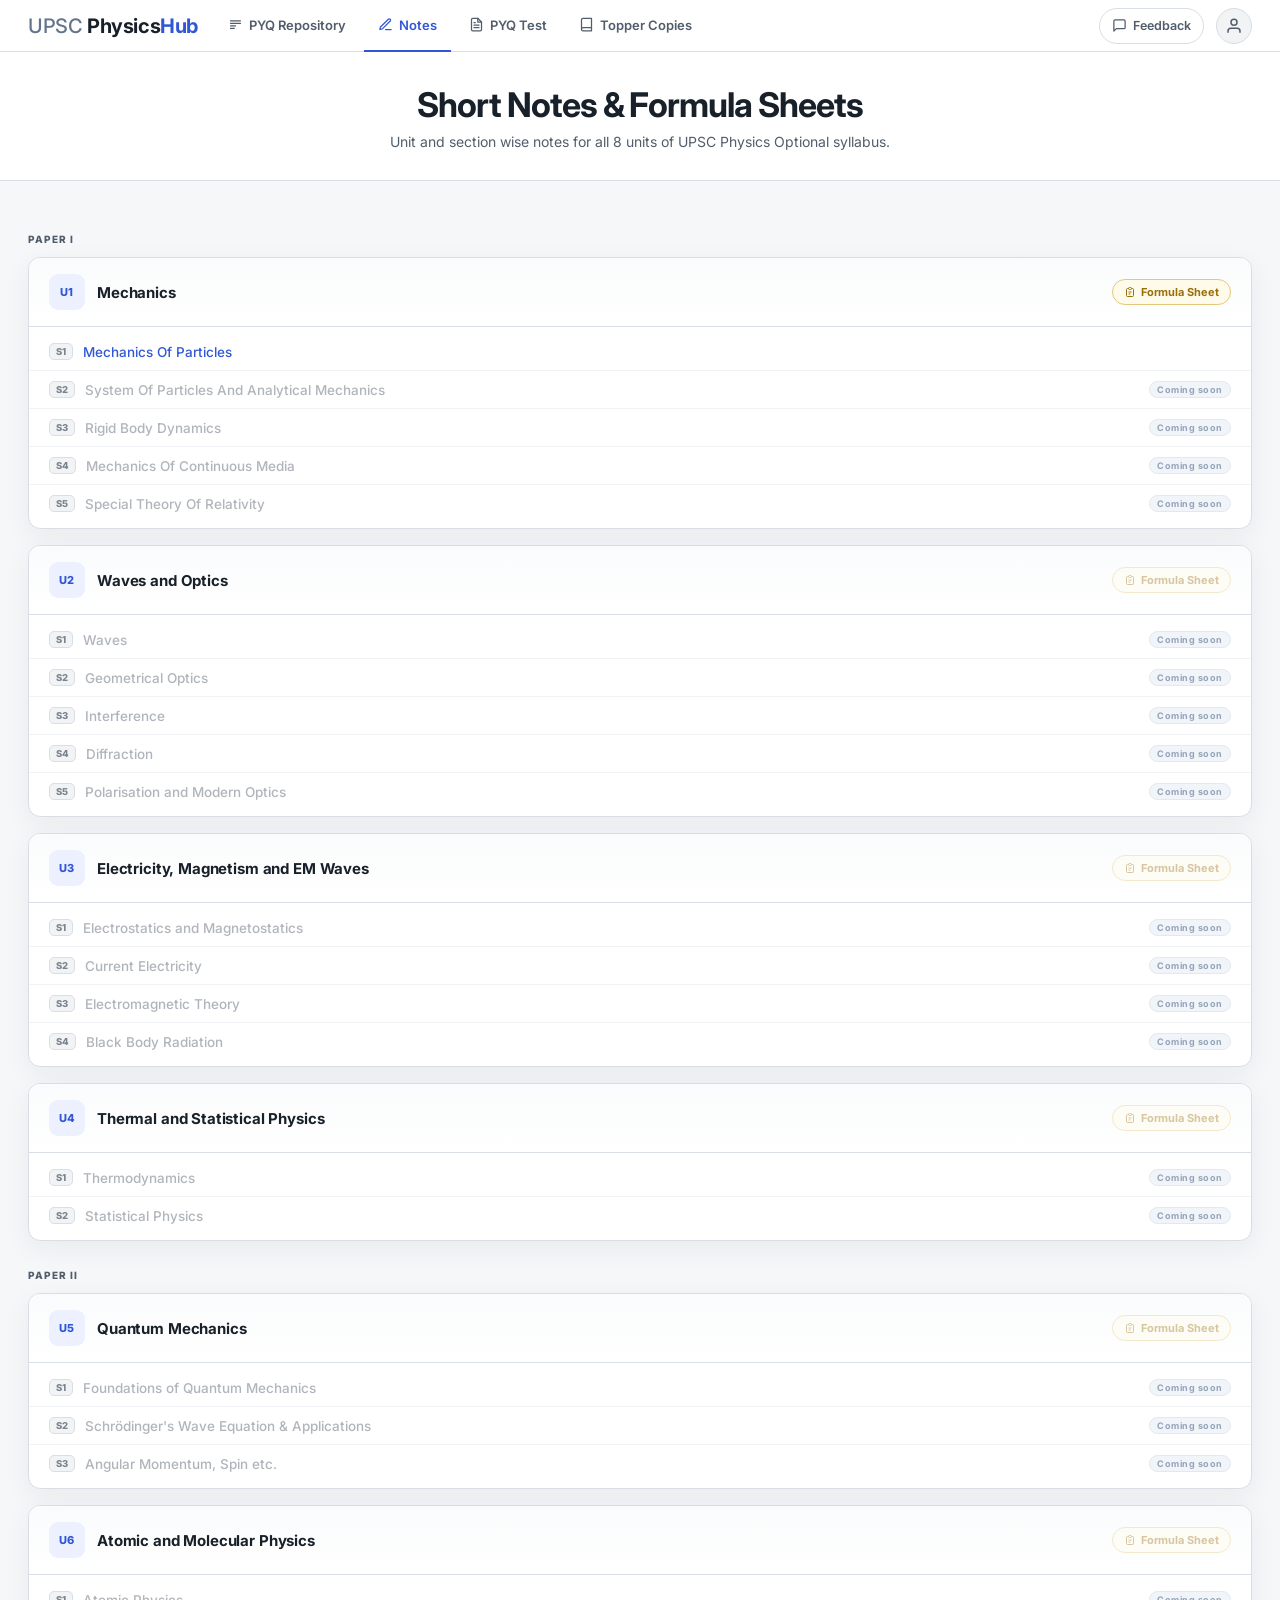
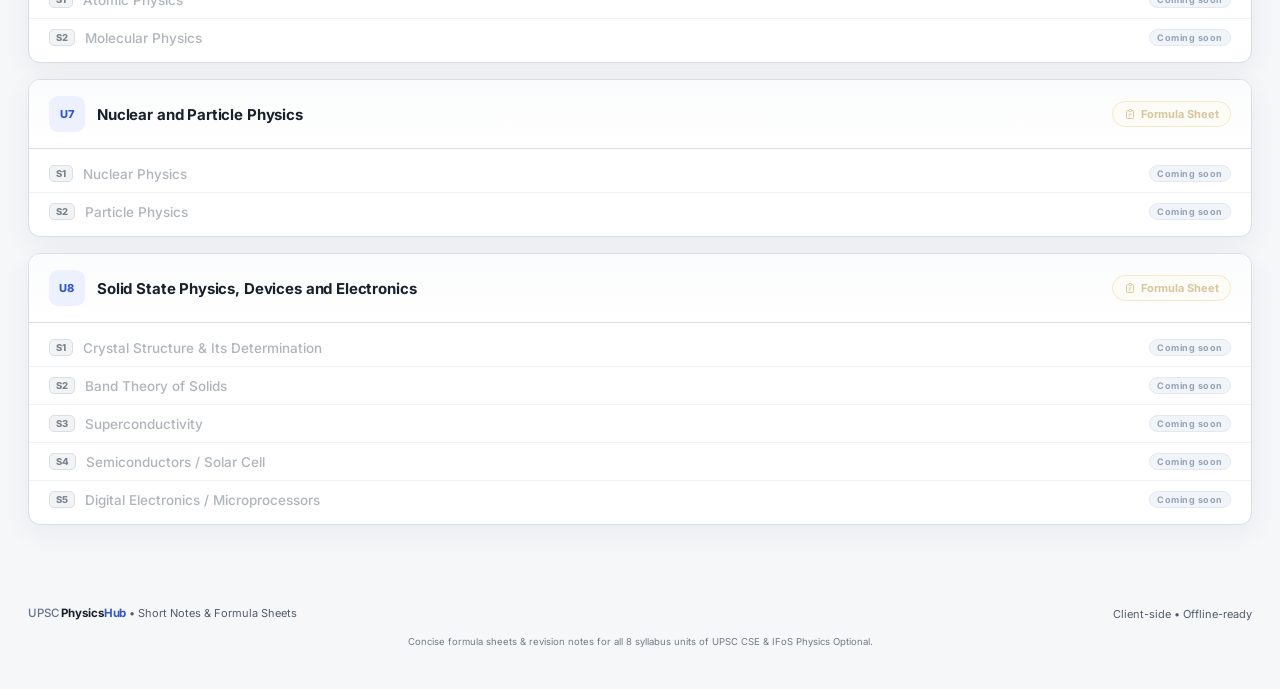
<file: notes/index.html>
<!doctype html>
<html lang="en">
<head>
  <meta charset="utf-8">
  <meta name="viewport" content="width=device-width, initial-scale=1">
  <meta name="description" content="UPSC Physics Optional — Short Notes and Formula Sheets for all 8 units">
  <title>Physics Notes | UPSC PhysicsHub</title>
  <link rel="icon" type="image/svg+xml" href="../assets/favicon.svg">
  <link rel="icon" type="image/jpeg" href="../assets/favicon.jpg">
  <link rel="stylesheet" href="../assets/site.css">
  <link rel="stylesheet" href="./notes.css">
</head>
<body>

  <!-- ── Site Nav ─────────────────────────────────────────────────────── -->
  <!-- ── Site Nav ──────────────────────────────────────────────────────── -->
  <nav class="site-nav" aria-label="Site navigation">
    <button class="menu-toggle" id="mobileMenuBtn" aria-label="Toggle menu" aria-expanded="false">
      <svg viewBox="0 0 24 24" aria-hidden="true"><path d="M4 12h16M4 6h16M4 18h16" stroke-linecap="round"/></svg>
    </button>
    <a class="site-nav-brand" href="../index.html"><span class="brand-prefix">UPSC </span>Physics<span class="brand-suffix">Hub</span></a>
    
    <div class="nav-links" id="navLinks">
      <div class="nav-links-inner">
    
    <a class="nav-tab" href="../index.html" id="tabPyq">
      <svg viewBox="0 0 24 24" aria-hidden="true"><path d="M4 6h16M4 10h16M4 14h8M4 18h6"/></svg>
      PYQ Repository
    </a>
    
    <a class="nav-tab active" href="./index.html" id="tabNotes" aria-current="page">
      <svg viewBox="0 0 24 24" aria-hidden="true"><path d="M12 20h9M16.5 3.5a2.121 2.121 0 0 1 3 3L7 19l-4 1 1-4L16.5 3.5z"/></svg>
      Notes
    </a>
    
    <a class="nav-tab" href="../qcab/index.html" id="tabQcab">
      <svg viewBox="0 0 24 24" aria-hidden="true"><path d="M14 2H6a2 2 0 0 0-2 2v16a2 2 0 0 0 2 2h12a2 2 0 0 0 2-2V8z"></path><polyline points="14 2 14 8 20 8"></polyline><line x1="16" y1="13" x2="8" y2="13"></line><line x1="16" y1="17" x2="8" y2="17"></line><polyline points="10 9 9 9 8 9"></polyline></svg>
      PYQ Test
    </a>
    
    <a class="nav-tab" href="../toppers/index.html" id="tabToppers">
      <svg viewBox="0 0 24 24" aria-hidden="true" fill="none" stroke="currentColor" stroke-width="2" stroke-linecap="round" stroke-linejoin="round"><path d="M4 19.5v-15A2.5 2.5 0 0 1 6.5 2H20v20H6.5a2.5 2.5 0 0 1 0-5H20"></path></svg>
      Topper Copies
    </a>

    <a class="nav-feedback-btn" href="https://forms.gle/f7f8K9ARSqZe4KKo7" target="_blank" rel="noopener noreferrer" aria-label="Feedback (opens in new tab)">
      <svg viewBox="0 0 24 24" aria-hidden="true"><path d="M21 15a2 2 0 0 1-2 2H7l-4 4V5a2 2 0 0 1 2-2h14a2 2 0 0 1 2 2z"/></svg>
      <span>Feedback</span>
    </a>

    <!-- User Menu -->
    <div class="user-menu-container">
      <button class="user-menu-btn" id="userMenuBtn" aria-expanded="false" aria-label="User menu">
        <svg viewBox="0 0 24 24" aria-hidden="true"><path d="M20 21v-2a4 4 0 0 0-4-4H8a4 4 0 0 0-4 4v2"></path><circle cx="12" cy="7" r="4"></circle></svg>
      </button>
      <div class="user-dropdown" id="userDropdown">
        <a class="user-dropdown-item" href="../tracker/index.html">
          <svg viewBox="0 0 24 24" aria-hidden="true"><path d="M3 9l9-7 9 7v11a2 2 0 0 1-2 2H5a2 2 0 0 1-2-2z"></path><polyline points="9 22 9 12 15 12 15 22"></polyline></svg>
          Tracking Dashboard
        </a>
        <a class="user-dropdown-item" href="../tracker/practiced.html">
          <svg viewBox="0 0 24 24" aria-hidden="true"><path d="M9 11l3 3L22 4" fill="none" stroke="currentColor" stroke-width="2" stroke-linecap="round" stroke-linejoin="round"></path><path d="M21 12v7a2 2 0 0 1-2 2H5a2 2 0 0 1-2-2V5a2 2 0 0 1 2-2h11" fill="none" stroke="currentColor" stroke-width="2" stroke-linecap="round" stroke-linejoin="round"></path></svg>
          Practiced Stats
        </a>
        <a class="user-dropdown-item" href="../index.html?bookmarks=1">
          <svg viewBox="0 0 24 24" aria-hidden="true"><path d="M19 21l-7-5-7 5V5a2 2 0 0 1 2-2h10a2 2 0 0 1 2 2z"></path></svg>
          Bookmarks
        </a>
      </div>
    </div>
      </div>
    </div>
  </nav>
  <div class="nav-overlay" id="navOverlay"></div>
  <script src="../assets/js/site.js"></script>



  <!-- ── Page Header ──────────────────────────────────────────────────── -->
  <header class="page-header"><div class="page-header-inner">
    <h1>Short Notes &amp; Formula Sheets</h1>
    <p>Unit and section wise notes for all 8 units of UPSC Physics Optional syllabus.</p>
  </div></header>

  <!-- ── Notes Grid (populated by notes-index.js) ─────────────────────── -->
  <main class="notes-grid" id="notesGrid" aria-label="Notes index">
    <!-- Unit cards rendered by JS -->
    <div class="prose-loading">
      <div class="prose-spinner"></div>
      <span>Loading notes index…</span>
    </div>
  </main>

  <footer class="site-footer">
    <div style="display:flex;flex-direction:column;gap:12px;width:100%;">
      <div class="footer-row" style="display:flex;justify-content:space-between;flex-wrap:wrap;gap:6px;">
        <span><span class="brand-inline"><span class="brand-prefix">UPSC </span>Physics<span class="brand-suffix">Hub</span></span> • Short Notes &amp; Formula Sheets</span>
        <span>Client-side • Offline-ready</span>
      </div>
      <div style="text-align:center;font-size:9.5px;opacity:0.8;">
        Concise formula sheets &amp; revision notes for all 8 syllabus units of UPSC CSE &amp; IFoS Physics Optional.
      </div>
    </div>
  </footer>

  <button class="scroll-top-btn" id="scrollTopBtn" aria-label="Scroll to top">
    <svg viewBox="0 0 24 24"><path d="M18 15l-6-6-6 6"/></svg>
  </button>

  <script src="./notes-index.js"></script>
</body>
</html>
</file>
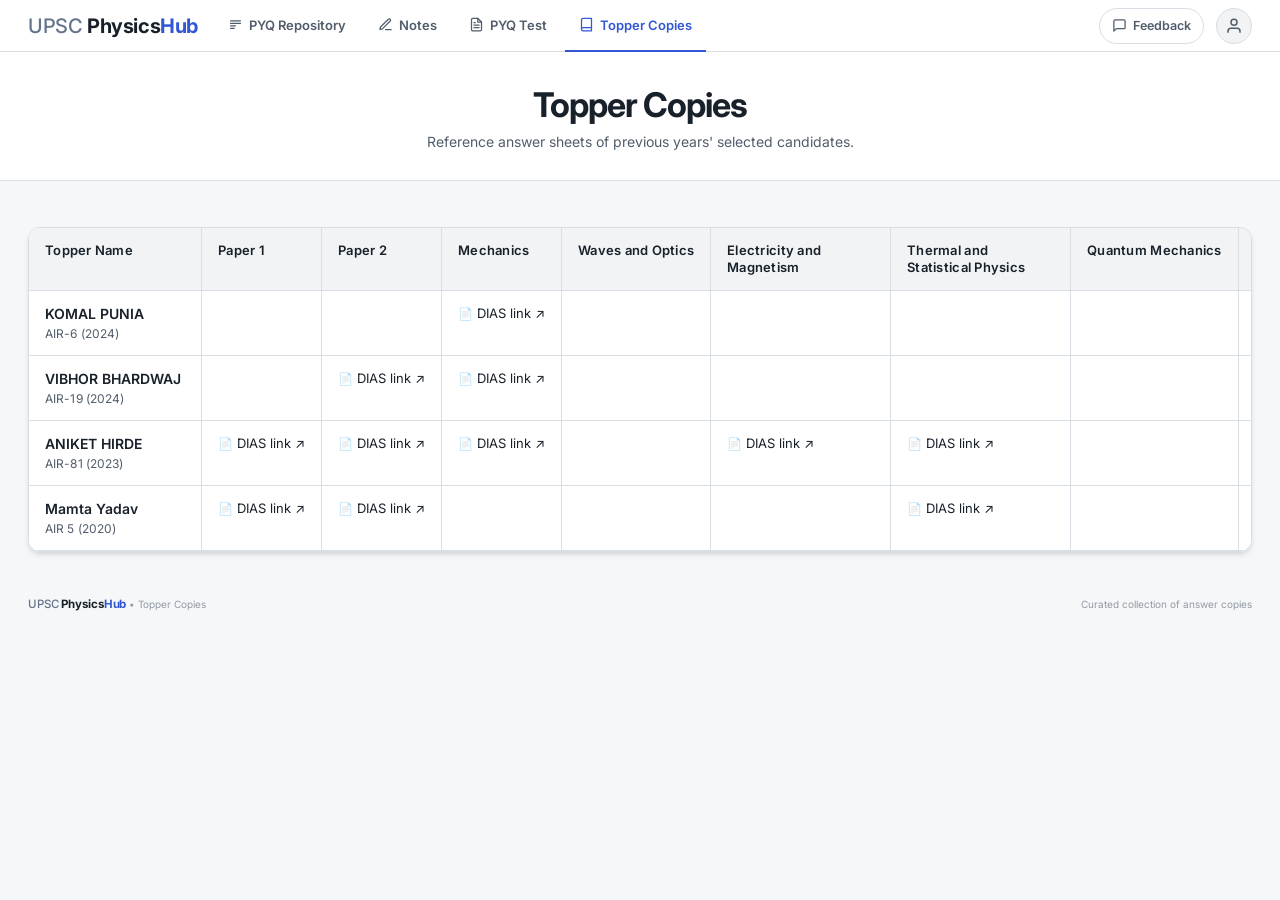
<file: toppers/index.html>
<!doctype html>
<html lang="en">
<head>
  <meta charset="utf-8">
  <meta name="viewport" content="width=device-width, initial-scale=1">
  <meta name="description" content="UPSC Physics Optional — Topper Answer Copies">
  <title>Topper Copies | UPSC PhysicsHub</title>
  <link rel="icon" type="image/svg+xml" href="../assets/favicon.svg">
  <link rel="icon" type="image/jpeg" href="../assets/favicon.jpg">
  <link rel="stylesheet" href="../assets/site.css">
  <link rel="stylesheet" href="../assets/styles.css">
  <style>
    .toppers-table-card {
      background: var(--surface);
      border-radius: var(--radius);
      border: 1px solid var(--line);
      overflow-x: auto;
      margin-top: 1.5rem;
      box-shadow: 0 4px 6px -1px rgba(0, 0, 0, 0.1), 0 2px 4px -1px rgba(0, 0, 0, 0.06);
    }
    .toppers-table {
      width: max-content;
      min-width: 100%;
      border-collapse: collapse;
      text-align: left;
    }
    .toppers-table th, .toppers-table td {
      padding: 14px 16px;
      border-bottom: 1px solid var(--line);
      vertical-align: top;
      white-space: nowrap;
    }
    .toppers-table th {
      background: var(--surface-2);
      font-weight: 600;
      color: var(--text);
      font-size: 13px;
      letter-spacing: 0.02em;
      border-right: 1px solid var(--line);
    }
    .toppers-table th:last-child {
      border-right: none;
    }
    .toppers-table td {
      border-right: 1px solid var(--line);
    }
    .toppers-table td:last-child {
      border-right: none;
    }
    .toppers-table tbody tr:hover {
      background: #f8fafc;
    }
    /* Sticky first column for Topper Name */
    .toppers-table th:first-child,
    .toppers-table td:first-child {
      position: sticky;
      left: 0;
      background: var(--surface);
      z-index: 10;
      box-shadow: 2px 0 5px rgba(0,0,0,0.05);
    }
    .toppers-table th:first-child {
      background: var(--surface-2);
      z-index: 11;
    }
    .toppers-table tbody tr:hover td:first-child {
      background: #f8fafc;
    }
    
    .topper-info {
      display: flex;
      flex-direction: column;
      gap: 4px;
      min-width: 140px;
    }
    .topper-name {
      font-weight: 600;
      color: var(--text);
      font-size: 14px;
    }
    .topper-meta {
      font-size: 12px;
      color: var(--muted);
      letter-spacing: 0.01em;
    }
    .copy-links {
      display: flex;
      flex-direction: column;
      gap: 8px;
    }
    .copy-links a {
      color: var(--primary);
      text-decoration: none;
      font-size: 13px;
      display: inline-flex;
      align-items: center;
      gap: 4px;
      transition: color 0.15s ease;
    }
    .copy-links a:hover {
      color: var(--primary-hover, var(--primary));
      text-decoration: underline;
    }
    .copy-links a::before {
      content: "📄";
      font-size: 12px;
      opacity: 0.8;
    }
    .unit-th {
      max-width: 180px;
      white-space: normal !important;
      line-height: 1.3;
    }
  </style>
</head>
<body>
  <!-- ── Site Nav ──────────────────────────────────────────────────────── -->
  <nav class="site-nav" aria-label="Site navigation">
    <button class="menu-toggle" id="mobileMenuBtn" aria-label="Toggle menu" aria-expanded="false">
      <svg viewBox="0 0 24 24" aria-hidden="true"><path d="M4 12h16M4 6h16M4 18h16" stroke-linecap="round"/></svg>
    </button>
    <a class="site-nav-brand" href="../index.html"><span class="brand-prefix">UPSC </span>Physics<span class="brand-suffix">Hub</span></a>
    
    <div class="nav-links" id="navLinks">
      <div class="nav-links-inner">
        <a class="nav-tab" href="../index.html">
          <svg viewBox="0 0 24 24" aria-hidden="true"><path d="M4 6h16M4 10h16M4 14h8M4 18h6"/></svg>
          PYQ Repository
        </a>
        
        <a class="nav-tab" href="../notes/index.html">
          <svg viewBox="0 0 24 24" aria-hidden="true"><path d="M12 20h9M16.5 3.5a2.121 2.121 0 0 1 3 3L7 19l-4 1 1-4L16.5 3.5z"/></svg>
          Notes
        </a>
        
        <a class="nav-tab" href="../qcab/index.html" id="tabQcab">
          <svg viewBox="0 0 24 24" aria-hidden="true"><path d="M14 2H6a2 2 0 0 0-2 2v16a2 2 0 0 0 2 2h12a2 2 0 0 0 2-2V8z"></path><polyline points="14 2 14 8 20 8"></polyline><line x1="16" y1="13" x2="8" y2="13"></line><line x1="16" y1="17" x2="8" y2="17"></line><polyline points="10 9 9 9 8 9"></polyline></svg>
          PYQ Test
        </a>
        
        <a class="nav-tab active" href="./index.html" id="tabToppers" aria-current="page">
          <svg viewBox="0 0 24 24" aria-hidden="true" fill="none" stroke="currentColor" stroke-width="2" stroke-linecap="round" stroke-linejoin="round"><path d="M4 19.5v-15A2.5 2.5 0 0 1 6.5 2H20v20H6.5a2.5 2.5 0 0 1 0-5H20"></path></svg>
          Topper Copies
        </a>

        <a class="nav-feedback-btn" href="https://forms.gle/f7f8K9ARSqZe4KKo7" target="_blank" rel="noopener noreferrer" aria-label="Feedback (opens in new tab)">
          <svg viewBox="0 0 24 24" aria-hidden="true"><path d="M21 15a2 2 0 0 1-2 2H7l-4 4V5a2 2 0 0 1 2-2h14a2 2 0 0 1 2 2z"/></svg>
          <span>Feedback</span>
        </a>

        <!-- User Menu -->
        <div class="user-menu-container">
          <button class="user-menu-btn" id="userMenuBtn" aria-expanded="false" aria-label="User menu">
            <svg viewBox="0 0 24 24" aria-hidden="true"><path d="M20 21v-2a4 4 0 0 0-4-4H8a4 4 0 0 0-4 4v2"></path><circle cx="12" cy="7" r="4"></circle></svg>
          </button>
          <div class="user-dropdown" id="userDropdown">
            <a class="user-dropdown-item" href="../tracker/index.html">
              <svg viewBox="0 0 24 24" aria-hidden="true"><path d="M3 9l9-7 9 7v11a2 2 0 0 1-2 2H5a2 2 0 0 1-2-2z"></path><polyline points="9 22 9 12 15 12 15 22"></polyline></svg>
              Tracking Dashboard
            </a>
            <a class="user-dropdown-item" href="../index.html?bookmarks=1">
              <svg viewBox="0 0 24 24" aria-hidden="true"><path d="M19 21l-7-5-7 5V5a2 2 0 0 1 2-2h10a2 2 0 0 1 2 2z"></path></svg>
              Bookmarks
            </a>
          </div>
        </div>
      </div>
    </div>
  </nav>
  <div class="nav-overlay" id="navOverlay"></div>
  <script src="../assets/js/site.js"></script>

  <!-- ── Page Header ──────────────────────────────────────────────────── -->
  <header class="page-header"><div class="page-header-inner">
    <h1>Topper Copies</h1>
    <p>Reference answer sheets of previous years' selected candidates.</p>
  </div></header>

  <main class="container">
    <div class="toppers-table-card">
      <table class="toppers-table">
        <thead>
          <tr>
            <th>Topper Name</th>
            <th class="unit-th">Paper 1</th>
            <th class="unit-th">Paper 2</th>
            <th class="unit-th">Mechanics</th>
            <th class="unit-th">Waves and Optics</th>
            <th class="unit-th">Electricity and Magnetism</th>
            <th class="unit-th">Thermal and Statistical Physics</th>
            <th class="unit-th">Quantum Mechanics</th>
            <th class="unit-th">Atomic and Molecular Physics</th>
            <th class="unit-th">Nuclear and Particle Physics</th>
            <th class="unit-th">Solid State Physics</th>
          </tr>
        </thead>
        <tbody>
          <!-- Komal Punia -->
          <tr>
            <td>
              <div class="topper-info">
                <span class="topper-name">KOMAL PUNIA</span>
                <span class="topper-meta">AIR-6 (2024)</span>
              </div>
            </td>
            <td></td>
            <td></td>
            <td>
              <div class="copy-links">
                <a href="https://diasindia.com/pdf/new/Komal%20TS-6.pdf" target="_blank" rel="noopener noreferrer">DIAS link ↗</a>
              </div>
            </td>
            <td></td>
            <td></td>
            <td></td>
            <td></td>
            <td>
              <div class="copy-links">
                <a href="https://diasindia.com/pdf/new/KOMAL%20PUNIA%20PH%20TS-2-%202024.pdf" target="_blank" rel="noopener noreferrer">DIAS link ↗</a>
              </div>
            </td>
            <td>
              <div class="copy-links">
                <a href="https://diasindia.com/pdf/new/KOMAL%20PUNIA%20PH%20Test-3%202024.pdf" target="_blank" rel="noopener noreferrer">DIAS link ↗</a>
              </div>
            </td>
            <td>
              <div class="copy-links">
                <a href="https://diasindia.com/pdf/new/KOMAL%20PUNIA-PH-TS-4-2024.pdf" target="_blank" rel="noopener noreferrer">DIAS link ↗</a>
              </div>
            </td>
          </tr>
          
          <!-- Vibhor Bhardwaj -->
          <tr>
            <td>
              <div class="topper-info">
                <span class="topper-name">VIBHOR BHARDWAJ</span>
                <span class="topper-meta">AIR-19 (2024)</span>
              </div>
            </td>
            <td></td>
            <td>
              <div class="copy-links">
                <a href="https://diasindia.com/pdf/new/Vibhor%20full%20test.pdf" target="_blank" rel="noopener noreferrer">DIAS link ↗</a>
              </div>
            </td>
            <td>
              <div class="copy-links">
                <a href="https://diasindia.com/pdf/new/VIBHOR%20BHARDWAJ%20PH%20TS-5%202024.pdf" target="_blank" rel="noopener noreferrer">DIAS link ↗</a>
              </div>
            </td>
            <td></td>
            <td></td>
            <td></td>
            <td></td>
            <td></td>
            <td>
              <div class="copy-links">
                <a href="https://diasindia.com/pdf/new/VIBHOR%20BHARDWAJ%20PH-TS-3-2024.pdf" target="_blank" rel="noopener noreferrer">DIAS link ↗</a>
              </div>
            </td>
            <td>
              <div class="copy-links">
                <a href="https://diasindia.com/pdf/new/VIBHOR%20BHARDWAJ%20PH%20TS-4%202024.pdf" target="_blank" rel="noopener noreferrer">DIAS link ↗</a>
              </div>
            </td>
          </tr>
          
          <!-- Aniket Hirde -->
          <tr>
            <td>
              <div class="topper-info">
                <span class="topper-name">ANIKET HIRDE</span>
                <span class="topper-meta">AIR-81 (2023)</span>
              </div>
            </td>
            <td>
              <div class="copy-links">
                <a href="https://diasindia.com/pdf/new/ANIKET%20HIRDE-PH-TEST-10-149.pdf" target="_blank" rel="noopener noreferrer">DIAS link ↗</a>
              </div>
            </td>
            <td>
              <div class="copy-links">
                <a href="https://diasindia.com/pdf/new/ANIKET%20HI%20PH-TEST-5-144.pdf" target="_blank" rel="noopener noreferrer">DIAS link ↗</a>
              </div>
            </td>
            <td>
              <div class="copy-links">
                <a href="https://diasindia.com/pdf/new/Aniket%20Hirde%20PH%20Test-%206%20-%20139.pdf" target="_blank" rel="noopener noreferrer">DIAS link ↗</a>
              </div>
            </td>
            <td></td>
            <td>
              <div class="copy-links">
                <a href="https://diasindia.com/pdf/new/ANIKET%20TS-8.pdf" target="_blank" rel="noopener noreferrer">DIAS link ↗</a>
              </div>
            </td>
            <td>
              <div class="copy-links">
                <a href="https://diasindia.com/pdf/new/ANIKET%20HIRDE%20PH-TEST-9-145.pdf" target="_blank" rel="noopener noreferrer">DIAS link ↗</a>
              </div>
            </td>
            <td></td>
            <td></td>
            <td></td>
            <td>
              <div class="copy-links">
                <a href="https://diasindia.com/pdf/new/ANIKET%20HIRDE%20PH-TEST-4-155.pdf" target="_blank" rel="noopener noreferrer">DIAS link ↗</a>
              </div>
            </td>
          </tr>
          
          <!-- Mamta Yadav -->
          <tr>
            <td>
              <div class="topper-info">
                <span class="topper-name">Mamta Yadav</span>
                <span class="topper-meta">AIR 5 (2020)</span>
              </div>
            </td>
            <td>
              <div class="copy-links">
                <a href="https://diasindia.com/pdf/MAMATA-YADAV-PHT-TEST-9.pdf" target="_blank" rel="noopener noreferrer">DIAS link ↗</a>
              </div>
            </td>
            <td>
              <div class="copy-links">
                <a href="https://diasindia.com/pdf/MAMATA-YADAV-PHT-TEST-10.pdf" target="_blank" rel="noopener noreferrer">DIAS link ↗</a>
              </div>
            </td>
            <td></td>
            <td></td>
            <td></td>
            <td>
              <div class="copy-links">
                <a href="https://diasindia.com/pdf/MAMATA-YADAV-PHT-TEST-8.pdf" target="_blank" rel="noopener noreferrer">DIAS link ↗</a>
              </div>
            </td>
            <td></td>
            <td></td>
            <td></td>
            <td></td>
          </tr>
        </tbody>
      </table>
    </div>
  </main>

  <footer class="site-footer">
    <div style="display:flex;flex-direction:column;gap:12px;width:100%;">
      <div class="footer-row" style="display:flex;justify-content:space-between;flex-wrap:wrap;gap:6px;">
        <span><span class="brand-inline"><span class="brand-prefix">UPSC </span>Physics<span class="brand-suffix">Hub</span></span> • Topper Copies</span>
        <span>Curated collection of answer copies</span>
      </div>
    </div>
  </footer>

  <button class="scroll-top-btn" id="scrollTopBtn" aria-label="Scroll to top">
    <svg viewBox="0 0 24 24"><path d="M18 15l-6-6-6 6"/></svg>
  </button>
</body>
</html>
</file>
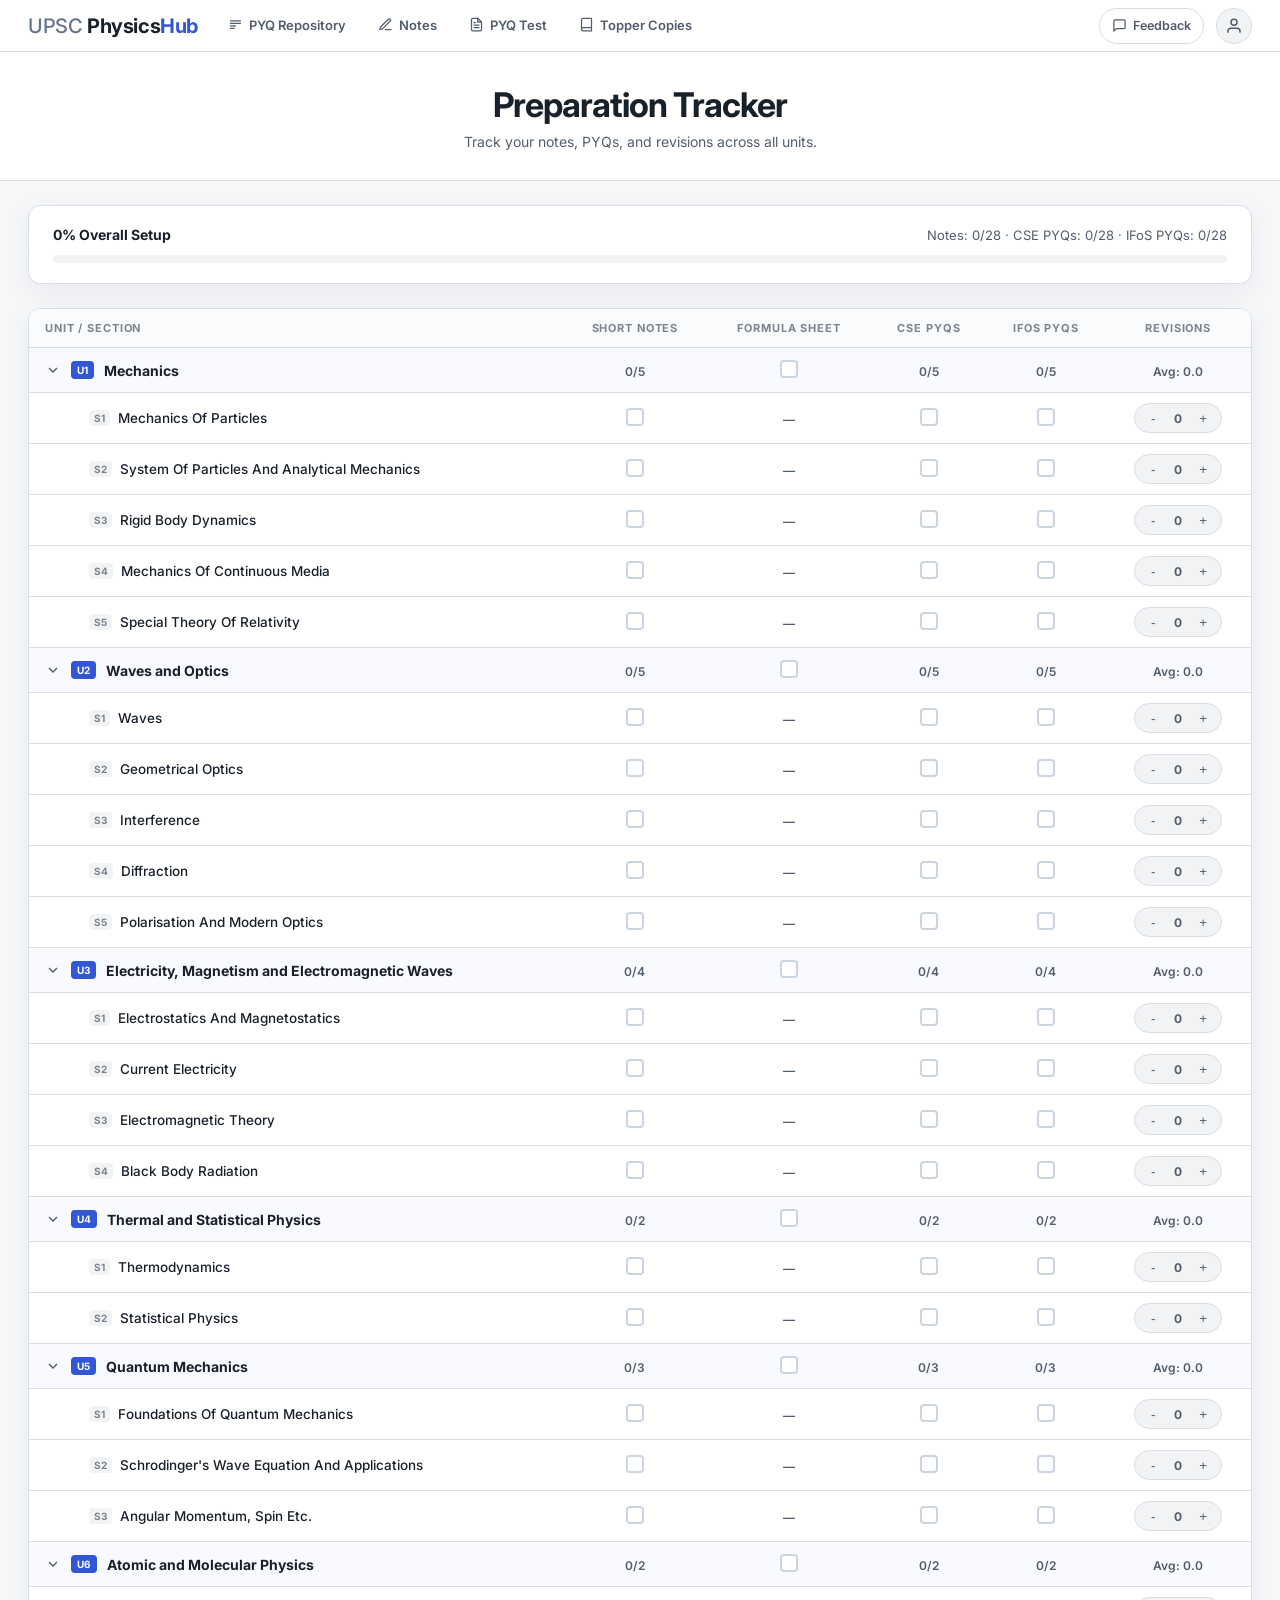
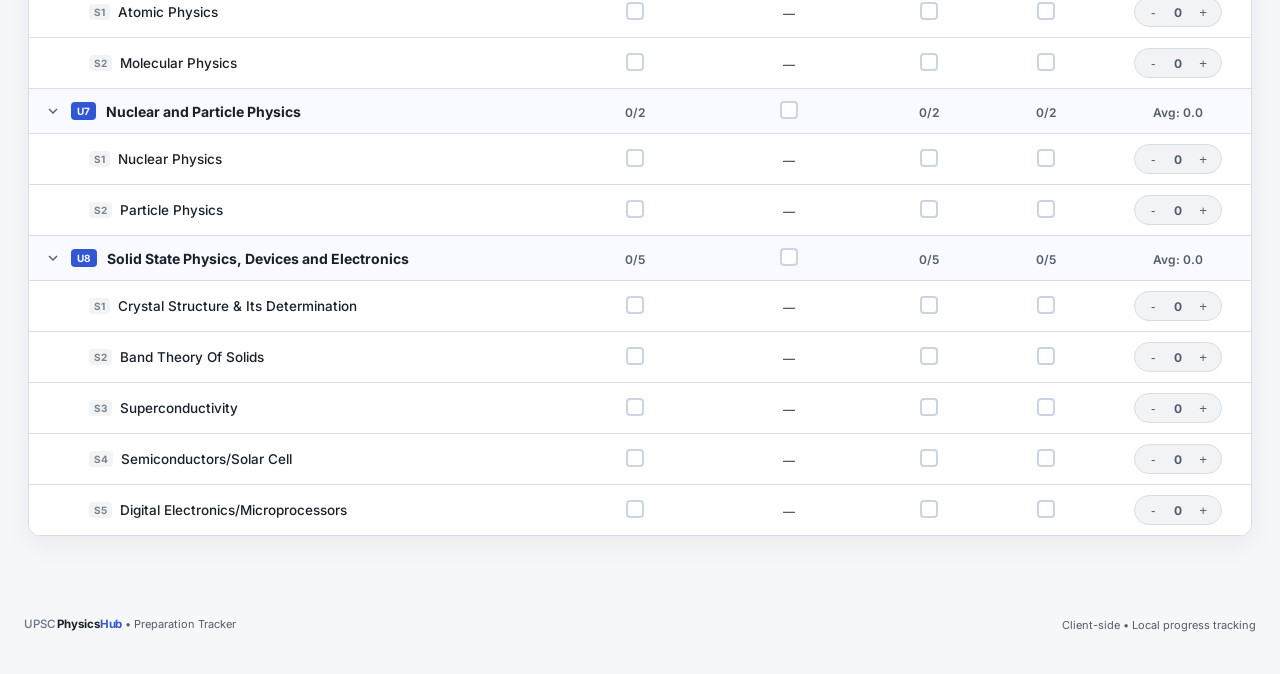
<file: tracker/index.html>
<!doctype html>
<html lang="en">
<head>
  <meta charset="utf-8">
  <meta name="viewport" content="width=device-width, initial-scale=1">
  <meta name="description" content="UPSC PhysicsHub — Preparation Tracker Dashboard">
  <title>Tracking Dashboard | UPSC PhysicsHub</title>
  <link rel="icon" type="image/svg+xml" href="../assets/favicon.svg">
  <link rel="icon" type="image/jpeg" href="../assets/favicon.jpg">
  <link rel="stylesheet" href="../assets/site.css">
  <link rel="stylesheet" href="./tracker.css">
</head>
<body>

  <!-- ── Site Nav ──────────────────────────────────────────────────────── -->
  <nav class="site-nav" aria-label="Site navigation">
    <button class="menu-toggle" id="mobileMenuBtn" aria-label="Toggle menu" aria-expanded="false">
      <svg viewBox="0 0 24 24" aria-hidden="true"><path d="M4 12h16M4 6h16M4 18h16" stroke-linecap="round"/></svg>
    </button>
    <a class="site-nav-brand" href="../index.html"><span class="brand-prefix">UPSC </span>Physics<span class="brand-suffix">Hub</span></a>
    
    <div class="nav-links" id="navLinks">
      <div class="nav-links-inner">
    
    <a class="nav-tab" href="../index.html" id="tabPyq">
      <svg viewBox="0 0 24 24" aria-hidden="true"><path d="M4 6h16M4 10h16M4 14h8M4 18h6"/></svg>
      PYQ Repository
    </a>
    
    <a class="nav-tab" href="../notes/index.html" id="tabNotes">
      <svg viewBox="0 0 24 24" aria-hidden="true"><path d="M12 20h9M16.5 3.5a2.121 2.121 0 0 1 3 3L7 19l-4 1 1-4L16.5 3.5z"/></svg>
      Notes
    </a>
    
    <a class="nav-tab" href="../qcab/index.html" id="tabQcab">
      <svg viewBox="0 0 24 24" aria-hidden="true"><path d="M14 2H6a2 2 0 0 0-2 2v16a2 2 0 0 0 2 2h12a2 2 0 0 0 2-2V8z"></path><polyline points="14 2 14 8 20 8"></polyline><line x1="16" y1="13" x2="8" y2="13"></line><line x1="16" y1="17" x2="8" y2="17"></line><polyline points="10 9 9 9 8 9"></polyline></svg>
      PYQ Test
    </a>
    
    <a class="nav-tab" href="../toppers/index.html" id="tabToppers">
      <svg viewBox="0 0 24 24" aria-hidden="true" fill="none" stroke="currentColor" stroke-width="2" stroke-linecap="round" stroke-linejoin="round"><path d="M4 19.5v-15A2.5 2.5 0 0 1 6.5 2H20v20H6.5a2.5 2.5 0 0 1 0-5H20"></path></svg>
      Topper Copies
    </a>

    <a class="nav-feedback-btn" href="https://forms.gle/f7f8K9ARSqZe4KKo7" target="_blank" rel="noopener noreferrer" aria-label="Feedback (opens in new tab)">
      <svg viewBox="0 0 24 24" aria-hidden="true"><path d="M21 15a2 2 0 0 1-2 2H7l-4 4V5a2 2 0 0 1 2-2h14a2 2 0 0 1 2 2z"/></svg>
      <span>Feedback</span>
    </a>

    <!-- User Menu -->
    <div class="user-menu-container">
      <button class="user-menu-btn" id="userMenuBtn" aria-expanded="false" aria-label="User menu">
        <svg viewBox="0 0 24 24" aria-hidden="true"><path d="M20 21v-2a4 4 0 0 0-4-4H8a4 4 0 0 0-4 4v2"></path><circle cx="12" cy="7" r="4"></circle></svg>
      </button>
      <div class="user-dropdown" id="userDropdown">
        <a class="user-dropdown-item" href="./index.html">
          <svg viewBox="0 0 24 24" aria-hidden="true"><path d="M3 9l9-7 9 7v11a2 2 0 0 1-2 2H5a2 2 0 0 1-2-2z"></path><polyline points="9 22 9 12 15 12 15 22"></polyline></svg>
          Tracking Dashboard
        </a>
        <a class="user-dropdown-item" href="./practiced.html">
          <svg viewBox="0 0 24 24" aria-hidden="true"><path d="M9 11l3 3L22 4" fill="none" stroke="currentColor" stroke-width="2" stroke-linecap="round" stroke-linejoin="round"></path><path d="M21 12v7a2 2 0 0 1-2 2H5a2 2 0 0 1-2-2V5a2 2 0 0 1 2-2h11" fill="none" stroke="currentColor" stroke-width="2" stroke-linecap="round" stroke-linejoin="round"></path></svg>
          Practiced Stats
        </a>
        <a class="user-dropdown-item" href="../index.html?bookmarks=1">
          <svg viewBox="0 0 24 24" aria-hidden="true"><path d="M19 21l-7-5-7 5V5a2 2 0 0 1 2-2h10a2 2 0 0 1 2 2z"></path></svg>
          Bookmarks
        </a>
      </div>
    </div>
      </div>
    </div>
  </nav>
  <div class="nav-overlay" id="navOverlay"></div>
  <script src="../assets/js/site.js"></script>

  <!-- ── Page Header ───────────────────────────────────────────────────── -->
  <header class="page-header"><div class="page-header-inner">
    <h1>Preparation Tracker</h1>
    <p>Track your notes, PYQs, and revisions across all units.</p>
  </div></header>

  <!-- ── Tracker Dashboard ─────────────────────────────────────────────── -->
  <main class="tracker-container">
    
    <div id="loading" style="text-align:center; padding: 40px; color: var(--muted);">
      Loading syllabus data...
    </div>

    <div id="trackerContent" hidden>
      <!-- Stats -->
      <div class="tracker-stats">
        <div class="stats-row">
          <div class="stats-title" id="progressText">0% Overall Setup</div>
          <div class="stats-summary" id="statsSummary">Notes: 0/26 · CSE PYQs: 0/26 · IFoS PYQs: 0/26</div>
        </div>
        <div class="progress-bar-bg">
          <div class="progress-bar-fill" id="progressFill"></div>
        </div>
      </div>

      <!-- Table -->
      <div class="tracker-table-card">
        <table class="tracker-table">
          <thead>
            <tr>
              <th class="col-name">Unit / Section</th>
              <th>Short Notes</th>
              <th>Formula Sheet</th>
              <th>CSE PYQs</th>
              <th>IFoS PYQs</th>
              <th>Revisions</th>
            </tr>
          </thead>
          <tbody id="trackerBody">
            <!-- Rendered by tracker.js -->
          </tbody>
        </table>
      </div>
    </div>
  </main>

  <footer class="site-footer">
    <div style="display:flex;flex-direction:column;gap:12px;width:100%;">
      <div class="footer-row" style="display:flex;justify-content:space-between;flex-wrap:wrap;gap:6px;">
        <span><span class="brand-inline"><span class="brand-prefix">UPSC </span>Physics<span class="brand-suffix">Hub</span></span> • Preparation Tracker</span>
        <span>Client-side • Local progress tracking</span>
      </div>
    </div>
  </footer>

  <button class="scroll-top-btn" id="scrollTopBtn" aria-label="Scroll to top">
    <svg viewBox="0 0 24 24"><path d="M18 15l-6-6-6 6"/></svg>
  </button>

  <script src="./tracker.js"></script>
</body>
</html>
</file>
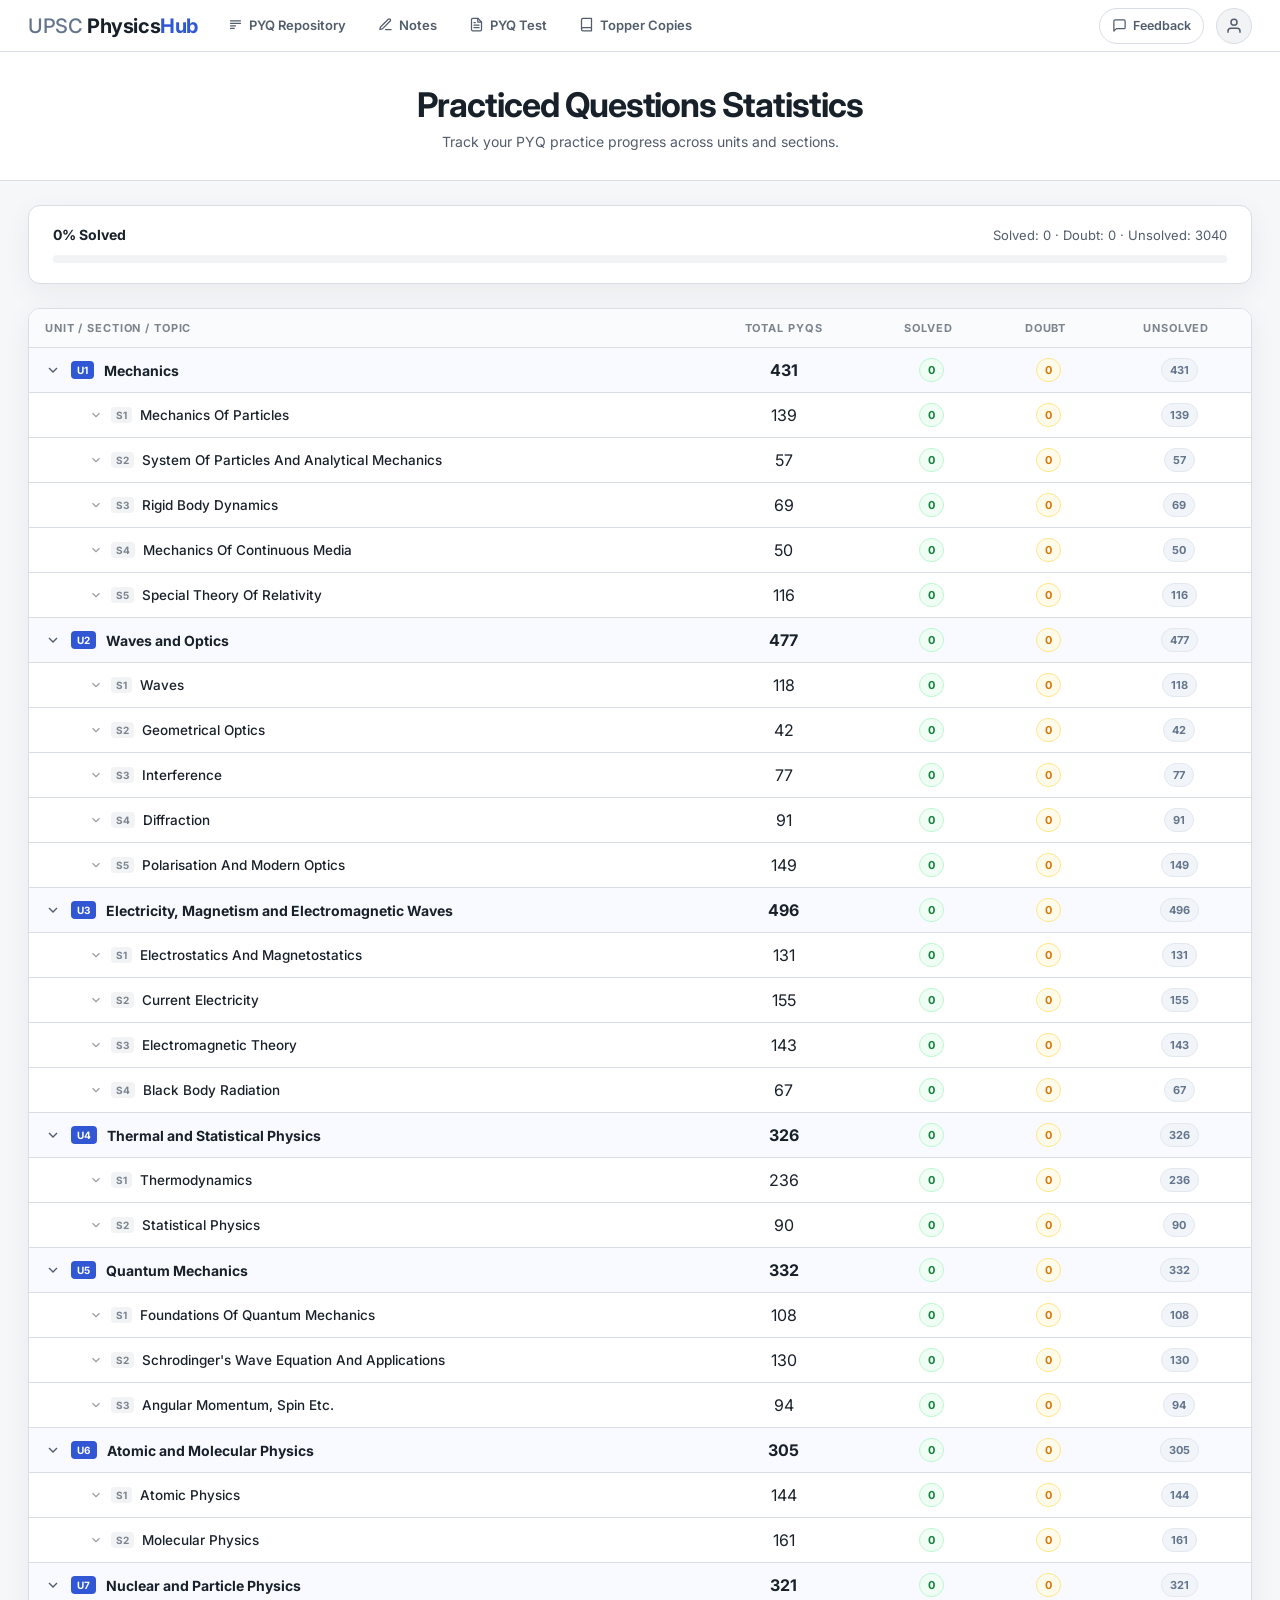
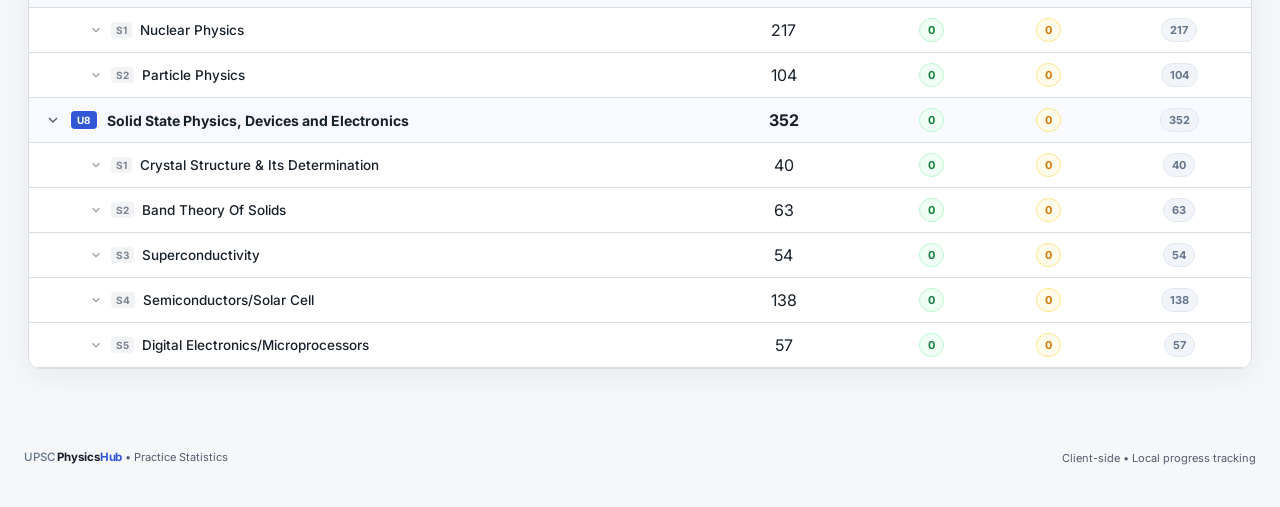
<file: tracker/practiced.html>
<!doctype html>
<html lang="en">
<head>
  <meta charset="utf-8">
  <meta name="viewport" content="width=device-width, initial-scale=1">
  <meta name="description" content="UPSC PhysicsHub — Practice Statistics Dashboard">
  <title>Practice Statistics | UPSC PhysicsHub</title>
  <link rel="icon" type="image/svg+xml" href="../assets/favicon.svg">
  <link rel="icon" type="image/jpeg" href="../assets/favicon.jpg">
  <link rel="stylesheet" href="../assets/site.css">
  <link rel="stylesheet" href="./tracker.css">
  <style>
    .stats-badge {
      display: inline-flex;
      align-items: center;
      justify-content: center;
      min-width: 24px;
      height: 24px;
      padding: 0 8px;
      border-radius: 12px;
      font-size: 11px;
      font-weight: 700;
      margin-left: 6px;
    }
    .badge-solved {
      background: #f0fdf4;
      color: #15803d;
      border: 1px solid #bbf7d0;
    }
    .badge-doubt {
      background: #fffbeb;
      color: #d97706;
      border: 1px solid #fde68a;
    }
    .badge-unsolved {
      background: #f1f5f9;
      color: #64748b;
      border: 1px solid #e2e8f0;
    }
    .tracker-table th, .tracker-table td {
      text-align: center;
    }
    .tracker-table th.col-name, .tracker-table td.col-name {
      text-align: left;
    }
  </style>
</head>
<body>

  <!-- ── Site Nav ──────────────────────────────────────────────────────── -->
  <nav class="site-nav" aria-label="Site navigation">
    <button class="menu-toggle" id="mobileMenuBtn" aria-label="Toggle menu" aria-expanded="false">
      <svg viewBox="0 0 24 24" aria-hidden="true"><path d="M4 12h16M4 6h16M4 18h16" stroke-linecap="round"/></svg>
    </button>
    <a class="site-nav-brand" href="../index.html"><span class="brand-prefix">UPSC </span>Physics<span class="brand-suffix">Hub</span></a>
    
    <div class="nav-links" id="navLinks">
      <div class="nav-links-inner">
    
    <a class="nav-tab" href="../index.html" id="tabPyq">
      <svg viewBox="0 0 24 24" aria-hidden="true"><path d="M4 6h16M4 10h16M4 14h8M4 18h6"/></svg>
      PYQ Repository
    </a>
    
    <a class="nav-tab" href="../notes/index.html" id="tabNotes">
      <svg viewBox="0 0 24 24" aria-hidden="true"><path d="M12 20h9M16.5 3.5a2.121 2.121 0 0 1 3 3L7 19l-4 1 1-4L16.5 3.5z"/></svg>
      Notes
    </a>
    
    <a class="nav-tab" href="../qcab/index.html" id="tabQcab">
      <svg viewBox="0 0 24 24" aria-hidden="true"><path d="M14 2H6a2 2 0 0 0-2 2v16a2 2 0 0 0 2 2h12a2 2 0 0 0 2-2V8z"></path><polyline points="14 2 14 8 20 8"></polyline><line x1="16" y1="13" x2="8" y2="13"></line><line x1="16" y1="17" x2="8" y2="17"></line><polyline points="10 9 9 9 8 9"></polyline></svg>
      PYQ Test
    </a>
    
    <a class="nav-tab" href="../toppers/index.html" id="tabToppers">
      <svg viewBox="0 0 24 24" aria-hidden="true" fill="none" stroke="currentColor" stroke-width="2" stroke-linecap="round" stroke-linejoin="round"><path d="M4 19.5v-15A2.5 2.5 0 0 1 6.5 2H20v20H6.5a2.5 2.5 0 0 1 0-5H20"></path></svg>
      Topper Copies
    </a>

    <a class="nav-feedback-btn" href="https://forms.gle/f7f8K9ARSqZe4KKo7" target="_blank" rel="noopener noreferrer" aria-label="Feedback (opens in new tab)">
      <svg viewBox="0 0 24 24" aria-hidden="true"><path d="M21 15a2 2 0 0 1-2 2H7l-4 4V5a2 2 0 0 1 2-2h14a2 2 0 0 1 2 2z"/></svg>
      <span>Feedback</span>
    </a>

    <!-- User Menu -->
    <div class="user-menu-container">
      <button class="user-menu-btn" id="userMenuBtn" aria-expanded="false" aria-label="User menu">
        <svg viewBox="0 0 24 24" aria-hidden="true"><path d="M20 21v-2a4 4 0 0 0-4-4H8a4 4 0 0 0-4 4v2"></path><circle cx="12" cy="7" r="4"></circle></svg>
      </button>
      <div class="user-dropdown" id="userDropdown">
        <a class="user-dropdown-item" href="./index.html">
          <svg viewBox="0 0 24 24" aria-hidden="true"><path d="M3 9l9-7 9 7v11a2 2 0 0 1-2 2H5a2 2 0 0 1-2-2z"></path><polyline points="9 22 9 12 15 12 15 22"></polyline></svg>
          Tracking Dashboard
        </a>
        <a class="user-dropdown-item" href="./practiced.html">
          <svg viewBox="0 0 24 24" aria-hidden="true"><path d="M9 11l3 3L22 4" fill="none" stroke="currentColor" stroke-width="2" stroke-linecap="round" stroke-linejoin="round"></path><path d="M21 12v7a2 2 0 0 1-2 2H5a2 2 0 0 1-2-2V5a2 2 0 0 1 2-2h11" fill="none" stroke="currentColor" stroke-width="2" stroke-linecap="round" stroke-linejoin="round"></path></svg>
          Practiced Stats
        </a>
        <a class="user-dropdown-item" href="../index.html?bookmarks=1">
          <svg viewBox="0 0 24 24" aria-hidden="true"><path d="M19 21l-7-5-7 5V5a2 2 0 0 1 2-2h10a2 2 0 0 1 2 2z"></path></svg>
          Bookmarks
        </a>
      </div>
    </div>
      </div>
    </div>
  </nav>
  <div class="nav-overlay" id="navOverlay"></div>
  <script src="../assets/js/site.js"></script>

  <!-- ── Page Header ───────────────────────────────────────────────────── -->
  <header class="page-header"><div class="page-header-inner">
    <h1>Practiced Questions Statistics</h1>
    <p>Track your PYQ practice progress across units and sections.</p>
  </div></header>

  <!-- ── Tracker Dashboard ─────────────────────────────────────────────── -->
  <main class="tracker-container">
    
    <div id="loading" style="text-align:center; padding: 40px; color: var(--muted);">
      Loading data...
    </div>

    <div id="trackerContent" hidden>
      <!-- Stats -->
      <div class="tracker-stats">
        <div class="stats-row">
          <div class="stats-title" id="progressText">0% Questions Practiced</div>
          <div class="stats-summary" id="statsSummary">Solved: 0 · Doubt: 0 · Unsolved: 0</div>
        </div>
        <div class="progress-bar-bg">
          <div class="progress-bar-fill" id="progressFill" style="background:#15803d"></div>
          <div class="progress-bar-fill" id="progressFillDoubt" style="background:#d97706"></div>
        </div>
      </div>

      <!-- Table -->
      <div class="tracker-table-card">
        <table class="tracker-table">
          <thead>
            <tr>
              <th class="col-name">Unit / Section / Topic</th>
              <th>Total PYQs</th>
              <th>Solved</th>
              <th>Doubt</th>
              <th>Unsolved</th>
            </tr>
          </thead>
          <tbody id="trackerBody">
            <!-- Rendered by practiced.js -->
          </tbody>
        </table>
      </div>
    </div>
  </main>

  <footer class="site-footer">
    <div style="display:flex;flex-direction:column;gap:12px;width:100%;">
      <div class="footer-row" style="display:flex;justify-content:space-between;flex-wrap:wrap;gap:6px;">
        <span><span class="brand-inline"><span class="brand-prefix">UPSC </span>Physics<span class="brand-suffix">Hub</span></span> • Practice Statistics</span>
        <span>Client-side • Local progress tracking</span>
      </div>
    </div>
  </footer>

  <button class="scroll-top-btn" id="scrollTopBtn" aria-label="Scroll to top">
    <svg viewBox="0 0 24 24"><path d="M18 15l-6-6-6 6"/></svg>
  </button>

  <script type="module" src="./practiced-app.js"></script>
</body>
</html>
</file>
<file: assets/site.css>
@import url('https://fonts.googleapis.com/css2?family=Inter:wght@400;500;600;700&family=Source+Serif+4:opsz,wght@8..60,450;8..60,500&display=swap');
:root{--bg:#f6f7f9;--surface:#fff;--surface-2:#f1f3f5;--text:#18202a;--muted:#525d6b;--line:#d8dee4;--accent:#3157d5;--accent-soft:#edf1ff;--shadow:0 8px 28px rgba(20,30,45,.06);--radius:12px}
*,*::before,*::after{box-sizing:border-box}[hidden]{display:none!important}html{scroll-behavior:smooth}body{margin:0;background:var(--bg);color:var(--text);font-family:Inter,system-ui,-apple-system,Segoe UI,sans-serif}
/* UPSC PhysicsHub shared site shell — navigation, page headers and global utility UI. */
.site-nav{background:var(--surface,#fff);border-bottom:1px solid var(--line,#d8dee4);display:flex;align-items:center;padding:0 28px;gap:4px;height:52px;position:relative;z-index:1100}
.site-nav-brand{font-size:20px;font-weight:700;color:var(--text,#18202a);text-decoration:none;letter-spacing:-.02em;margin-right:12px;white-space:nowrap}
.site-nav-brand .brand-prefix, .brand-inline .brand-prefix{color:#64748b;font-weight:500}
.site-nav-brand .brand-suffix, .brand-inline .brand-suffix{color:var(--accent,#3157d5);font-weight:700}
.brand-inline{font-weight:700;color:var(--text,#18202a);letter-spacing:-.01em}
.nav-links{display:flex;flex:1;justify-content:flex-start;align-items:center}.nav-links-inner{display:flex;flex:1;align-items:center;gap:4px}
.nav-tab{display:inline-flex;align-items:center;gap:6px;height:52px;padding:0 14px;border:none;background:transparent;color:var(--muted,#525d6b);font:inherit;font-size:13px;font-weight:600;cursor:pointer;text-decoration:none;border-bottom:2px solid transparent;transition:color .15s,border-color .15s;white-space:nowrap}
.nav-tab:hover{color:var(--text,#18202a);border-bottom-color:var(--line,#d8dee4)}
.nav-tab.active{color:var(--accent,#3157d5);border-bottom-color:var(--accent,#3157d5)}
.nav-tab.disabled,.nav-tab[aria-disabled="true"]{color:#aab0b8;cursor:not-allowed;pointer-events:none}
.nav-tab svg{width:15px;height:15px;fill:none;stroke:currentColor;stroke-width:2;stroke-linecap:round;stroke-linejoin:round}
.nav-feedback-btn{display:inline-flex;align-items:center;justify-content:center;gap:6px;height:36px;padding:0 12px;margin-left:auto;border-radius:999px;border:1px solid var(--line,#d8dee4);background:var(--surface,#fff);color:var(--muted,#525d6b);font:inherit;font-size:12.5px;font-weight:600;text-decoration:none;cursor:pointer;white-space:nowrap;transition:all .15s ease}
.nav-feedback-btn:hover{background:var(--surface-2,#f1f3f5);color:var(--accent,#3157d5);border-color:#cbd5e1}
.nav-feedback-btn svg{width:15px;height:15px;fill:none;stroke:currentColor;stroke-width:2;stroke-linecap:round;stroke-linejoin:round;flex-shrink:0}
.nav-feedback-btn + .user-menu-container{margin-left:8px}
@media(min-width:769px) and (max-width:880px){.site-nav{padding:0 14px;gap:2px}.site-nav-brand{font-size:18px;margin-right:6px}.nav-tab{padding:0 8px;font-size:12.5px}.nav-feedback-btn{padding:0 10px;font-size:12px}}
@media(min-width:769px) and (max-width:790px){.nav-feedback-btn span{display:none}.nav-feedback-btn{padding:0;width:36px;border-radius:50%}}
.user-menu-container{margin-left:auto;position:relative}.user-menu-btn{display:inline-flex;align-items:center;justify-content:center;width:36px;height:36px;border-radius:50%;border:1px solid var(--line,#d8dee4);background:var(--surface-2,#f1f3f5);color:var(--muted,#525d6b);cursor:pointer;transition:all .15s}
.user-menu-btn:hover,.user-menu-btn[aria-expanded="true"]{background:#e2e8f0;color:var(--text,#18202a);border-color:#cbd5e1}.user-menu-btn svg{width:18px;height:18px;fill:none;stroke:currentColor;stroke-width:2}
.user-dropdown{position:absolute;top:100%;right:0;margin-top:8px;width:220px;background:var(--surface,#fff);border:1px solid var(--line,#d8dee4);border-radius:8px;box-shadow:var(--shadow,0 8px 28px rgba(20,30,45,.06));opacity:0;visibility:hidden;transform:translateY(-10px);transition:opacity .2s,transform .2s,visibility .2s;z-index:1200;padding:8px 0}
.user-dropdown.show{opacity:1;visibility:visible;transform:translateY(0)}.user-dropdown-item{display:flex;align-items:center;gap:10px;width:100%;padding:10px 16px;border:none;background:none;text-align:left;font:inherit;font-size:13px;font-weight:500;color:var(--text,#18202a);cursor:pointer;text-decoration:none;transition:background .15s}
.user-dropdown-item:hover{background:var(--surface-2,#f1f3f5)}.user-dropdown-item svg{width:16px;height:16px;color:var(--muted,#525d6b)}
.page-header{background:var(--surface,#fff);border-bottom:1px solid var(--line,#d8dee4);padding:34px 28px 28px;text-align:center}.page-header-inner{max-width:1280px;margin:auto}
.page-header h1{font-size:clamp(24px,3vw,34px);line-height:1.1;margin:0 0 8px;letter-spacing:-.03em}.page-header p{margin:0;color:var(--muted,#525d6b);font-size:14px;line-height:1.5}
.menu-toggle{display:none;background:transparent;border:none;padding:8px;margin-left:-8px;margin-right:8px;cursor:pointer;color:var(--text,#18202a)}.menu-toggle svg{width:24px;height:24px;stroke:currentColor;stroke-width:2;fill:none}
.nav-overlay{display:none;position:fixed;inset:0;background:rgba(0,0,0,.5);z-index:1050;opacity:0;transition:opacity .3s}
.scroll-top-btn{position:fixed;bottom:24px;right:24px;width:44px;height:44px;border-radius:50%;background:var(--accent,#3157d5);color:#fff;border:none;box-shadow:0 4px 12px rgba(49,87,213,.3);cursor:pointer;display:flex;align-items:center;justify-content:center;opacity:0;visibility:hidden;transform:translateY(10px);transition:all .3s ease;z-index:900}
.scroll-top-btn.show{opacity:1;visibility:visible;transform:translateY(0)}.scroll-top-btn:hover{background:#2749b8;transform:translateY(-2px);box-shadow:0 6px 16px rgba(49,87,213,.4)}.scroll-top-btn svg{width:20px;height:20px;fill:none;stroke:currentColor;stroke-width:2.5;stroke-linecap:round;stroke-linejoin:round}
.site-footer{max-width:1280px;margin:0 auto;padding:0 28px 32px;color:var(--muted,#525d6b);font-size:11px;line-height:1.5}
.site-footer .footer-row{display:flex;justify-content:space-between;align-items:center;flex-wrap:wrap;gap:8px}
.site-footer .brand-inline{font-size:11.5px}
@media(max-width:768px){.menu-toggle{display:inline-flex;align-items:center;justify-content:center;position:relative;z-index:1110;border-radius:6px}.menu-toggle:hover{background:var(--surface-2,#f1f3f5)}.site-nav{position:sticky;top:0;z-index:1100;padding:0 16px;justify-content:flex-start}.site-nav-brand{position:absolute;left:50%;transform:translateX(-50%);margin:0;padding:0}.nav-links{position:fixed;top:52px;left:0;bottom:0;width:260px;background:var(--surface,#fff);z-index:1090;box-shadow:2px 0 12px rgba(0,0,0,.1);transform:translateX(-100%);transition:transform .3s ease;display:flex;flex-direction:column;overflow-y:auto;overflow-x:hidden}.nav-links-inner{display:flex;flex-direction:column;min-height:100%;padding:16px 16px 24px;gap:8px}.nav-tab{height:44px;justify-content:flex-start;border-bottom:none;border-radius:8px;padding:0 12px}.nav-tab.active{background:var(--surface-2,#f1f3f5);border:none}.nav-feedback-btn{margin:auto 0 0;width:100%;height:42px;justify-content:flex-start;border-radius:8px;padding:0 12px;background:var(--surface-2,#f1f3f5);color:var(--text,#18202a);border:1px solid var(--line,#d8dee4);font-size:13px;gap:8px}.nav-feedback-btn:hover{background:#e2e8f0;color:var(--accent,#3157d5)}.nav-feedback-btn svg{width:16px;height:16px;color:var(--muted,#525d6b)}.user-menu-container{margin:auto 0 0;width:100%;border-top:1px solid var(--line,#d8dee4);padding-top:16px}.nav-feedback-btn + .user-menu-container{margin:8px 0 0;border-top:1px solid var(--line,#d8dee4);padding-top:12px}.user-dropdown{position:static;box-shadow:none;border:none;width:100%;opacity:1;visibility:visible;transform:none;padding:0;margin-top:12px}.user-menu-btn{display:none}body.nav-open{overflow:hidden}body.nav-open .nav-links{transform:translateX(0)}.nav-overlay{top:52px}body.nav-open .nav-overlay{display:block;opacity:1}.page-header{padding:28px 16px 24px}.page-header h1{font-size:clamp(22px,6vw,30px)}.site-footer{padding:0 16px 24px}.site-footer .footer-row{flex-direction:column;align-items:flex-start;gap:6px}}
</file>
<file: notes/notes.css>
:root { --prose-width: 740px; }


/* ─── Index page ─────────────────────────────────────────────────────────── */
.paper-label {
  display: block;
  font-size: 10px;
  text-transform: uppercase;
  letter-spacing: .1em;
  font-weight: 800;
  color: var(--muted);
  margin: 28px 0 12px;
}
.notes-grid {
  max-width: 1280px;
  margin: 0 auto;
  padding: 24px 28px 48px;
}
.unit-card {
  background: var(--surface);
  border: 1px solid var(--line);
  border-radius: var(--radius);
  box-shadow: var(--shadow);
  margin-bottom: 16px;
  overflow: hidden;
}
.unit-card-head {
  display: flex;
  align-items: center;
  gap: 12px;
  padding: 16px 20px;
  background: linear-gradient(180deg, #fafbfc, var(--surface));
  border-bottom: 1px solid var(--line);
}
.unit-badge {
  display: inline-flex;
  align-items: center;
  justify-content: center;
  min-width: 36px;
  height: 36px;
  border-radius: 9px;
  background: var(--accent-soft);
  color: var(--accent);
  font-size: 11px;
  font-weight: 800;
  letter-spacing: .02em;
  flex-shrink: 0;
}
.unit-card-head h2 {
  font-size: 15px;
  font-weight: 700;
  letter-spacing: -.01em;
  margin: 0;
  flex: 1;
}
.unit-formula-link {
  display: inline-flex;
  align-items: center;
  gap: 5px;
  padding: 5px 11px;
  border-radius: 999px;
  font-size: 11px;
  font-weight: 700;
  text-decoration: none;
  transition: all .15s;
  white-space: nowrap;
  border: 1px solid #e5c87a;
  background: #fffbea;
  color: #9a6f0a;
}
.unit-formula-link:hover { background: #fef3c0; border-color: #d4a017; color: #7a5500; }
.unit-formula-link svg { width: 12px; height: 12px; fill: none; stroke: currentColor; stroke-width: 2; }
.unit-formula-link.disabled, a.disabled {
  pointer-events: none;
  opacity: .38;
  cursor: default;
}
.unit-sections {
  display: flex;
  flex-direction: column;
  padding: 6px 0;
}
.section-row {
  display: flex;
  align-items: center;
  gap: 10px;
  padding: 10px 20px;
  border-bottom: 1px solid #f0f2f5;
  transition: background .12s;
}
.section-row:last-child { border-bottom: none; }
.section-row:hover:not(.disabled-row) { background: #f8f9fb; }
.section-code-badge {
  font-size: 9.5px;
  font-weight: 800;
  color: #7b848e;
  background: var(--surface-2);
  border: 1px solid var(--line);
  border-radius: 5px;
  padding: 2px 6px;
  flex-shrink: 0;
}
.section-link {
  flex: 1;
  font-size: 13.5px;
  font-weight: 500;
  color: var(--accent);
  text-decoration: none;
  transition: color .12s;
}
.section-link:hover { color: #1e3aaa; text-decoration: underline; }
.section-link.disabled-link {
  pointer-events: none;
  color: var(--muted);
  opacity: .45;
}
.coming-soon-chip {
  font-size: 9px;
  font-weight: 700;
  letter-spacing: .06em;
  color: #94a3b8;
  background: #f1f5f9;
  border: 1px solid #e2e8f0;
  border-radius: 999px;
  padding: 2px 7px;
  white-space: nowrap;
}

/* ─── Viewer page ─────────────────────────────────────────────────────────── */
.viewer-layout {
  max-width: 1280px;
  margin: 0 auto;
  padding: 28px 28px 64px;
  display: grid;
  grid-template-columns: var(--prose-width) 1fr;
  gap: 32px;
  align-items: start;
}
.viewer-main { min-width: 0; }

/* Breadcrumb */
.breadcrumb {
  display: flex;
  align-items: center;
  gap: 6px;
  font-size: 12px;
  color: var(--muted);
  margin-bottom: 20px;
  flex-wrap: wrap;
}
.breadcrumb a { color: var(--accent); text-decoration: none; font-weight: 600; }
.breadcrumb a:hover { text-decoration: underline;  }
.breadcrumb-sep { color: #aab0b8; font-size: 11px; }

/* Prose content card */
.prose-card {
  background: var(--surface);
  border: 1px solid var(--line);
  border-radius: var(--radius);
  box-shadow: var(--shadow);
  padding: 36px 44px;
}

/* Prose typography */
.prose {
  font-family: 'Source Serif 4', Georgia, serif;
  font-size: 16px;
  line-height: 1.75;
  color: var(--text);
}
.prose h1 { font-size: 24px; letter-spacing: -.03em; margin: 0 0 4px; line-height: 1.2; }
.prose h2 { font-size: 18px; font-weight: 700; letter-spacing: -.02em; margin: 2em 0 .6em; border-bottom: 1px solid var(--line); padding-bottom: .3em; }
.prose h3 { font-size: 15px; font-weight: 700; margin: 1.5em 0 .4em; }
.prose p  { margin: .3em 0 .85em; }
.prose ul, .prose ol { margin: .4em 0 .85em; padding-left: 1.5em; }
.prose li { margin: .25em 0; }
.prose strong { font-weight: 700; color: #1a2536; }
.prose em { font-style: italic; }
.prose code {
  font-family: 'JetBrains Mono', 'Fira Code', monospace;
  font-size: .87em;
  background: var(--surface-2);
  border: 1px solid var(--line);
  border-radius: 4px;
  padding: .1em .4em;
}
.prose pre { background: #1e2533; border-radius: 9px; padding: 18px 22px; overflow-x: auto; margin: 1em 0 1.2em; }
.prose pre code { background: none; border: none; color: #e2e8f0; font-size: .9em; padding: 0; }
.prose blockquote { margin: 1em 0; padding: .6em 1em; border-left: 3px solid var(--accent); background: var(--accent-soft); border-radius: 0 8px 8px 0; color: #2e4090; font-style: normal; }
.prose hr { border: none; border-top: 1px solid var(--line); margin: 2em 0; }

/* Tables */
.prose table { width: 100%; border-collapse: collapse; margin: 1em 0 1.4em; font-size: 14.5px; font-family: Inter, system-ui, sans-serif; }
.prose th { background: #fafbfc; font-weight: 700; font-size: 11px; text-transform: uppercase; letter-spacing: .06em; color: #7b848e; padding: 9px 14px; border: 1px solid var(--line); text-align: left; }
.prose td { padding: 9px 14px; border: 1px solid var(--line); vertical-align: middle; }
.prose tr:nth-child(even) td { background: #fafbfc; }

/* KaTeX */
.prose .katex-display { overflow-x: auto; padding: .5em 0; margin: .8em 0 1em; }
.prose .katex { font-size: 1.05em; }

/* GitHub-style alert blockquotes */
.prose blockquote.alert-note    { border-left-color: #3b82f6; background: #eff6ff; color: #1e40af; }
.prose blockquote.alert-tip     { border-left-color: #22c55e; background: #f0fdf4; color: #166534; }
.prose blockquote.alert-important { border-left-color: #8b5cf6; background: #f5f3ff; color: #5b21b6; }
.prose blockquote.alert-warning { border-left-color: #f59e0b; background: #fffbeb; color: #92400e; }
.prose blockquote.alert-caution { border-left-color: #ef4444; background: #fef2f2; color: #991b1b; }

/* ─── Right sidebar ─────────────────────────────────────────────────────── */
.viewer-sidebar { position: sticky; top: 24px; }
.sidebar-card {
  background: var(--surface);
  border: 1px solid var(--line);
  border-radius: var(--radius);
  box-shadow: var(--shadow);
  overflow: hidden;
  margin-bottom: 14px;
}
.sidebar-head {
  padding: 11px 14px;
  background: #fafbfc;
  border-bottom: 1px solid var(--line);
  font-size: 10px;
  font-weight: 800;
  text-transform: uppercase;
  letter-spacing: .1em;
  color: var(--muted);
}
.sidebar-body { padding: 12px 14px; }

/* Print button in sidebar */
.print-note-btn {
  display: flex;
  align-items: center;
  justify-content: center;
  gap: 8px;
  width: 100%;
  padding: 10px 16px;
  border: none;
  border-radius: 9px;
  background: var(--accent);
  color: #fff;
  font: inherit;
  font-size: 13px;
  font-weight: 700;
  cursor: pointer;
  box-shadow: 0 3px 10px rgba(49,87,213,.2);
  transition: background .15s, transform .15s, box-shadow .15s;
}
.print-note-btn:hover { background: #2749b8; transform: translateY(-1px); box-shadow: 0 5px 14px rgba(49,87,213,.25); }
.print-note-btn:active { transform: translateY(0); }
.print-note-btn svg { width: 16px; height: 16px; fill: none; stroke: currentColor; stroke-width: 2; stroke-linecap: round; stroke-linejoin: round; }

/* Prev/Next nav */
.nav-prev-next {
  display: flex;
  flex-direction: column;
  gap: 6px;
  padding: 10px 14px;
}
.nav-note-btn {
  display: flex;
  align-items: center;
  gap: 7px;
  padding: 8px 11px;
  border: 1px solid var(--line);
  border-radius: 8px;
  background: #fff;
  color: var(--text);
  font: inherit;
  font-size: 12px;
  font-weight: 600;
  text-decoration: none;
  cursor: pointer;
  transition: all .15s;
}
.nav-note-btn:hover { border-color: var(--accent); color: var(--accent); background: var(--accent-soft); }
.nav-note-btn.disabled { pointer-events: none; opacity: .35; }
.nav-note-btn svg { width: 13px; height: 13px; fill: none; stroke: currentColor; stroke-width: 2.5; flex-shrink: 0; }
.nav-note-label { font-size: 9px; color: var(--muted); display: block; font-weight: 700; text-transform: uppercase; letter-spacing: .07em; margin-bottom: 1px; }

/* Loading / error states */
.prose-loading {
  display: flex;
  flex-direction: column;
  align-items: center;
  justify-content: center;
  gap: 14px;
  min-height: 300px;
  color: var(--muted);
  font-size: 14px;
}
.prose-spinner {
  width: 28px; height: 28px;
  border: 3px solid var(--line);
  border-top-color: var(--accent);
  border-radius: 50%;
  animation: spin .8s linear infinite;
}
@keyframes spin { to { transform: rotate(360deg); } }
.prose-error {
  padding: 24px;
  border: 1px solid #fecaca;
  border-radius: 9px;
  background: #fef2f2;
  color: #991b1b;
  font-size: 13px;
  text-align: center;
}

/* sr-only */
.sr-only { position: absolute; width: 1px; height: 1px; overflow: hidden; clip: rect(0,0,0,0); white-space: nowrap; }

/* ─── Responsive ─────────────────────────────────────────────────────────── */
@media (max-width: 900px) {
  .viewer-layout { grid-template-columns: 1fr; }
  .viewer-sidebar { position: static; }
  .nav-prev-next { flex-direction: row; flex-wrap: wrap; }
  .notes-grid { padding: 16px 14px 40px; }
  .prose-card { padding: 24px 20px; }
}
@media (max-width: 560px) {
  .viewer-layout { padding: 16px 12px 48px; }
  .prose { font-size: 15px; }
}

/* ─── Print styles ─────────────────────────────────────────────────────────
   Goal: print ONLY the prose content + equations on clean A4 paper.
   • Hide all nav, sidebar, breadcrumb, buttons.
   • Add a right margin (blank space + vertical bar separator).
   • Preserve KaTeX equations (they are inline SVG/HTML — print-safe).
   • Auto-set document title via @page.
─────────────────────────────────────────────────────────────────────────── */
@media print {
  @page {
    size: A4;
    /* Top/bottom generous; left normal; right wide for the margin bar */
    margin: 18mm 18mm 18mm 18mm;
  }

  /* Hide everything except the prose card */
  body > *:not(.viewer-layout) { display: none !important; }
  .site-nav,
  .breadcrumb,
  .viewer-sidebar { display: none !important; }
  .viewer-layout {
    display: block !important;
    max-width: 100%;
    padding: 0;
  }
  .prose-card {
    border: none !important;
    box-shadow: none !important;
    padding: 0 !important;
  }

  /* Right margin bar — a thin vertical rule printed in the wide right margin */
  .viewer-main::after {
    content: "";
    position: fixed;
    top: 0;
    bottom: 0;
    right: 75mm;   /* sits just inside the 80mm right margin */
    width: 1px;
    background: #0e0d0d;
  }

  /* Prose print tweaks */
  .prose {
    font-size: 11pt;
    line-height: 1.55;
    color: #111;
  }
  .prose h1 { font-size: 17pt; }
  .prose h2 { font-size: 13pt; border-bottom-color: #ccc; }
  .prose h3 { font-size: 11.5pt; }
  .prose table, .prose th, .prose td { border-color: #ccc !important; }
  .prose blockquote { border-left-color: #aaa !important; background: #f8f8f8 !important; color: #333 !important; }
  .prose pre { background: #f4f4f4 !important; }
  .prose pre code { color: #222 !important; }

  /* KaTeX in print: force display math to stay on page */
  .katex-display { page-break-inside: avoid; }

  /* Page break control */
  h2, h3 { page-break-after: avoid; }
  table, blockquote { page-break-inside: avoid; }
}

/* ─── Notes Lander Footer ─────────────────────────────────────────────────── */
.notes-grid + .site-footer {
  max-width: 1280px;
  margin: 16px auto 0;
  padding: 0 28px 40px;
}
@media (max-width: 768px) {
  .notes-grid + .site-footer {
    padding: 0 16px 28px;
    margin-top: 8px;
  }
}
</file>
<file: assets/styles.css>
h1{font-size:clamp(24px,3vw,34px);line-height:1.1;margin:0 0 8px;letter-spacing:-.03em}
.subtitle{margin:0;color:var(--muted);font-size:14px;line-height:1.5}
.container{max-width:1280px;margin:auto;padding:22px 28px 44px}
.controls{background:var(--surface);border:1px solid var(--line);border-radius:var(--radius);box-shadow:var(--shadow);padding:16px}
.toolbar-row{display:flex;gap:8px;align-items:center;flex-wrap:nowrap}
.search-box{position:relative;flex:1 1 0;min-width:100px;display:flex;align-items:center;transition:flex .25s ease}
.search-box svg{position:absolute;left:14px;width:18px;height:18px;fill:none;stroke:#525d6b;stroke-width:1.8}
.search-box input{width:100%;height:44px;border:1px solid var(--line);border-radius:9px;background:#fbfcfd;padding:0 45px 0 42px;outline:0;font:inherit;font-size:14px;color:var(--text);transition:border-color .15s,box-shadow .15s,background .15s}
.search-box input::placeholder{color:#64748b;opacity:1}
.search-box input:focus{border-color:#9aabef;box-shadow:0 0 0 3px var(--accent-soft);background:#fff}
.search-box kbd{position:absolute;right:12px;border:1px solid #cbd5e1;border-bottom-width:2px;border-radius:5px;color:#475569;font-size:11px;font-weight:600;padding:2px 6px;background:#fff}
.mode-switch-wrap{min-width:0;flex-shrink:0}
.filter-label{display:block;font-size:10.5px;text-transform:uppercase;letter-spacing:.08em;font-weight:700;color:#475569;margin:0 0 5px 2px}
.mode-switch{height:40px;display:inline-flex;background:var(--surface-2);padding:2px;border-radius:8px;border:1px solid var(--line);box-sizing:border-box}
.mode-switch label{display:flex;align-items:center;cursor:pointer}
.mode-switch input{position:absolute;opacity:0}
.mode-switch span{display:inline-flex;align-items:center;height:100%;padding:0 12px;border-radius:6px;font-size:12px;font-weight:600;color:#475569;white-space:nowrap;user-select:none;transition:all .15s ease}
.mode-switch input:checked+span{background:#fff;color:var(--text);box-shadow:0 1px 3px rgba(0,0,0,.08);font-weight:700}
.clear-btn{height:44px;border:1px solid var(--line);border-radius:9px;background:#fff;color:#374151;font:inherit;font-size:12px;font-weight:600;cursor:pointer;padding:0 13px;display:inline-flex;align-items:center;gap:6px;white-space:nowrap;flex-shrink:0;transition:all .15s ease}
.clear-btn svg{width:13px;height:13px;fill:none;stroke:currentColor;stroke-width:2;stroke-linecap:round;stroke-linejoin:round;transition:transform .2s ease}
.clear-btn:hover{border-color:#3157d5;color:var(--accent);background:#f8fafc}
.clear-btn:hover svg{transform:rotate(-45deg)}
.clear-btn:active{background:#edf2f7}
.filters-row{display:flex;gap:10px;align-items:flex-end;margin-top:14px}
.filter-grid{flex:1;display:flex;gap:10px}
.filter-group{flex:1;min-width:0}.filter-group label{display:block;font-size:10.5px;text-transform:uppercase;letter-spacing:.08em;font-weight:700;color:#475569;margin:0 0 5px 2px}
.filter-group select{width:100%;height:40px;border:1px solid var(--line);border-radius:8px;background:#fff;padding:0 32px 0 10px;color:var(--text);font:inherit;font-size:13px;outline:0;transition:border-color .15s,box-shadow .15s}.filter-group select:focus{border-color:#9aabef;box-shadow:0 0 0 3px var(--accent-soft)}
.results-head{display:flex;justify-content:space-between;align-items:center;padding:20px 3px 10px;font-size:13px}.muted,.sort-note{color:var(--muted);font-size:12px}
.table-wrap{background:var(--surface);border:1px solid var(--line);border-radius:var(--radius);overflow:hidden;box-shadow:var(--shadow)}
.question-table{width:100%;border-collapse:collapse;table-layout:fixed}
.question-table th{background:#fafbfc;color:#7b848e;font-size:10px;text-transform:uppercase;letter-spacing:.08em;text-align:left;font-weight:700;padding:11px 18px;border-bottom:1px solid var(--line)}
.question-table td{padding:17px 18px;border-bottom:1px solid var(--line);vertical-align:top}.question-table tr:last-child td{border-bottom:0}
.number-col{width:48px}.qcol{width:auto}.actions-col{width:104px;text-align:center}
.question-main{font-family:"Source Serif 4",Georgia,serif;font-size:16px;line-height:1.62;max-width:1020px}.question-main p{margin:.15em 0 .65em}.question-main p:last-child{margin-bottom:0}.question-main ol,.question-main ul{margin:.3em 0 .65em;padding-left:24px}.question-main img{display:block;max-width:min(100%,620px);max-height:480px;object-fit:contain;margin:12px 0;border:1px solid var(--line);border-radius:7px;background:#fff}.question-meta{display:flex;justify-content:space-between;align-items:flex-end;gap:18px;margin-top:11px;font-family:Inter,system-ui,sans-serif;font-size:12px;color:#7b848e;line-height:1.45}.meta-left{min-width:0}.meta-left span{display:inline-block}.meta-left span+span:before{content:"·";margin:0 7px;color:#b0b6bd}.meta-right{text-align:right;white-space:nowrap}.exam{font-weight:700;color:#4f5964;font-size:12.5px}.marks{margin-left:5px}
.ai-actions{display:grid;grid-template-columns:repeat(2,34px);gap:6px;justify-content:center;padding-top:1px}
.ai-btn{width:34px;height:34px;border:1px solid #cbd5e1;border-radius:8px;background:#fff;display:inline-flex;align-items:center;justify-content:center;color:#334155;text-decoration:none;box-shadow:0 1px 2px rgba(15,23,42,.05);transition:all .15s ease;flex-shrink:0}
.ai-btn:hover{border-color:#94a3b8;background:#f8fafc;color:#0f172a;transform:translateY(-1px);box-shadow:0 2px 5px rgba(15,23,42,.08)}
.ai-btn:active{transform:translateY(0);box-shadow:none}
.ai-btn.copy-btn:hover{border-color:#94a3b8;color:#0f172a;background:#f8fafc}
.ai-btn.copy-img-btn:hover{border-color:#a5b4fc;background:#eef2ff;color:#4338ca}
.ai-btn.chatgpt{color:#1e293b}
.ai-btn.chatgpt:hover{border-color:#34d399;background:#f0fdf4;color:#059669}
.ai-btn.analysis-btn:hover{border-color:#93c5fd;background:#eff6ff;color:#2563eb}
.ai-btn svg{width:17px;height:17px;display:block;fill:none;stroke:currentColor;stroke-width:2;stroke-linecap:round;stroke-linejoin:round}
.ai-btn.chatgpt svg{width:16px;height:16px;fill:currentColor;stroke:none}
.empty-state{text-align:center;padding:65px 20px}.empty-icon{font-size:30px;color:#a2aab3}.empty-state h2{font-size:17px;margin:10px 0 4px}.empty-state p{font-size:13px;color:var(--muted);margin:0 0 12px}
.site-footer{max-width:1280px;margin:auto;padding:0 28px 28px;display:flex;justify-content:space-between;color:#929aa3;font-size:10px}
.loading{text-align:center;color:var(--muted);padding:50px}
.sr-only{position:absolute;width:1px;height:1px;padding:0;margin:-1px;overflow:hidden;clip:rect(0,0,0,0);white-space:nowrap;border:0}
@media(max-width:960px){.filters-row{flex-wrap:wrap}.mode-switch-wrap{width:100%}.mode-switch{width:100%}.mode-switch label{flex:1}.mode-switch span{justify-content:center;width:100%}}
@media(max-width:800px){.actions-col{width:112px}.header-inner{padding:26px 16px 22px}.container{padding:14px 12px 32px}.question-table th,.question-table td{padding:13px 12px}.question-main{font-size:15px}.actions-col{width:76px}}
/* Toolbar stays one row always; below 560px search collapses to icon, buttons go icon-only */
@media(max-width:560px){
  .toolbar-row{gap:6px;flex-wrap:wrap;justify-content:flex-start}
  /* Collapsed search — icon only, styled like the other toolbar icon buttons */
  .search-box{flex:0 0 40px;height:40px;overflow:hidden;cursor:pointer;border-radius:9px;border:1px solid var(--line);background:#fff}
  .search-box svg{left:50%;transform:translateX(-50%);transition:left .2s ease,transform .2s ease}
  .search-box input{opacity:0;pointer-events:none;transition:opacity .2s ease,border-color .15s,box-shadow .15s,background .15s}
  .search-box kbd{display:none}
  /* Expanded search — remove outer box, let the input's own border show */
  .search-box.search-open,
  .search-box:focus-within{flex:1 1 0;height:auto;overflow:visible;cursor:auto;border:none;background:transparent}
  .search-box.search-open input,
  .search-box:focus-within input{opacity:1;pointer-events:auto}
  .search-box.search-open svg,
  .search-box:focus-within svg{left:14px;transform:none}
  /* Full-width search: hide other controls when search is active */
  .toolbar-row.search-active .exam-select,
  .toolbar-row.search-active .bookmark-filter-btn,
  .toolbar-row.search-active .clear-btn{display:none}
  .toolbar-row.search-active .search-box{flex:1 1 100%}
  /* Icon-only buttons */
  .bookmark-filter-btn{position:relative;width:40px;height:40px;padding:0;justify-content:center}
  .bookmark-filter-btn>span:not(.bookmark-count){display:none}
  .bookmark-count{position:absolute;top:-5px;right:-5px;min-width:16px;height:16px;padding:0 4px;font-size:9px;border:2px solid var(--surface,#fff)}
  .clear-btn{width:40px;height:40px;padding:0;justify-content:center}
  .clear-btn>span{display:none}
  .exam-select{flex: 1 1 auto; height: 40px;}
  .exam-select select{height: 32px;}
  .filter-grid{flex-direction:column;width:100%}
  .filters-row{flex-direction:column;align-items:stretch}
  .print-btn{width:100%}
  .question-meta{align-items:center;flex-direction:row;gap:8px}
  .meta-left{display:none}
  .meta-right{text-align:right;margin-left:auto}
  .ai-actions{display:flex;flex-direction:column;align-items:center;gap:5px}
  .actions-col{width:54px}
  .ai-btn{width:30px;height:30px}
  .question-main img{max-height:360px}
  .site-footer{padding:0 12px 22px;flex-direction:column;gap:5px}
  .bookmark-btn{width:22px;height:22px}
  .bookmark-btn svg{width:13px;height:13px}
}
@media(max-width:400px){
  .exam-select>span{display:none}
  .exam-select{padding:0 4px 0 8px;gap:4px}
  .search-box input{font-size:13px}
}

/* Performance-oriented controls */
.exam-select{height:44px;border:1px solid var(--line);border-radius:9px;padding:0 8px 0 12px;display:flex;align-items:center;gap:8px;font-size:12px;font-weight:700;white-space:nowrap;background:#fff;flex-shrink:0;transition:border-color .15s,box-shadow .15s}
.exam-select:focus-within{border-color:#9aabef;box-shadow:0 0 0 3px var(--accent-soft)}
.exam-select>span{color:#475569;text-transform:uppercase;font-size:11px;letter-spacing:.05em;font-weight:700}
.exam-select select{height:34px;border:0;background:transparent;color:var(--text);font:inherit;font-weight:600;font-size:13px;outline:0;cursor:pointer;padding-right:16px}
.copy-btn,.copy-img-btn{cursor:pointer}
.copy-btn.copied,.copy-img-btn.copied{color:#2f7a50;border-color:#a9d5ba;background:#f0faf4}
.ai-btn.btn-loading{opacity:.6;pointer-events:none;cursor:wait}


/* v2: faster list + clearer controls */
.results-title{display:flex;align-items:center;gap:5px;flex-wrap:wrap}
.selection-summary{display:inline-flex;align-items:center;margin-left:8px;padding:4px 8px;border-radius:999px;background:var(--accent-soft);color:var(--accent);font-size:11px;font-weight:700}
.master-sort{display:flex;align-items:center;gap:7px;color:var(--muted);font-size:11px;font-weight:700}
.master-sort select{height:34px;border:1px solid var(--line);border-radius:8px;background:var(--surface);padding:0 30px 0 10px;color:var(--text);font:inherit;font-weight:600;outline:0}
.master-sort select:focus{border-color:#9aabef;box-shadow:0 0 0 3px var(--accent-soft)}
.number-col{width:48px;text-align:center!important}
.q-number{text-align:center!important;color:var(--muted);font-size:12px;font-weight:700;padding-left:10px!important;padding-right:10px!important}
.question-check{display:inline-grid;place-items:center;cursor:pointer;width:28px;height:28px;border-radius:7px}
.question-check input{position:absolute;opacity:0;pointer-events:none}
.checkmark{width:17px;height:17px;border:1.5px solid #aeb6c0;border-radius:5px;background:#fff;position:relative;transition:.12s}
.question-check:hover .checkmark{border-color:#8797b2}
.question-check input:checked+.checkmark{background:var(--accent);border-color:var(--accent)}
.question-check input:checked+.checkmark:after{content:"";position:absolute;left:5px;top:2px;width:5px;height:9px;border:solid #fff;border-width:0 2px 2px 0;transform:rotate(45deg)}
.question-table tbody tr{content-visibility:auto;contain-intrinsic-size:220px}
.question-main sup,.question-main sub{line-height:0}
@media(max-width:520px){
  .results-head{align-items:flex-start;gap:10px;flex-direction:column}
  .master-sort{width:100%}.master-sort select{flex:1}
  .number-col{width:42px}
  .q-number{padding-left:5px!important;padding-right:5px!important}
}

.toast{position:fixed;left:50%;bottom:24px;transform:translate(-50%,12px);opacity:0;pointer-events:none;background:#20252b;color:#fff;padding:9px 14px;border-radius:9px;font-size:12px;font-weight:700;box-shadow:0 8px 24px rgba(0,0,0,.16);transition:.18s ease;z-index:1000}.toast.show{opacity:1;transform:translate(-50%,0)}.toast.error{background:#a33b3b}

/* Bookmark star in column 1 */
.bookmark-btn{display:flex;align-items:center;justify-content:center;width:26px;height:26px;padding:0;border:none;border-radius:6px;background:transparent;color:#b0b6bd;cursor:pointer;transition:all .15s ease;margin:4px auto 0}
.bookmark-btn svg{width:16px;height:16px;fill:none;stroke:currentColor;stroke-width:2;stroke-linecap:round;stroke-linejoin:round;transition:all .15s ease}
.bookmark-btn:hover{color:#d4a017;background:rgba(212,160,23,.08)}
.bookmark-btn:hover svg{transform:scale(1.12)}
.bookmark-btn.active{color:#d4a017}
.bookmark-btn.active svg{fill:#d4a017;stroke:#d4a017;filter:drop-shadow(0 1px 3px rgba(212,160,23,.25))}
.bookmark-btn:active{transform:scale(.92)}

/* Practice button in column 1 */
.practice-btn{display:flex;align-items:center;justify-content:center;width:26px;height:26px;padding:0;border:none;border-radius:6px;background:transparent;color:#b0b6bd;cursor:pointer;transition:all .15s ease;margin:4px auto 0}
.practice-btn svg{width:16px;height:16px;transition:all .15s ease}
.practice-btn:hover{color:#475569;background:rgba(71,85,105,.08)}
.practice-btn:hover svg{transform:scale(1.12)}
.practice-btn.solved{color:#15803d}
.practice-btn.solved svg{filter:drop-shadow(0 1px 3px rgba(21,128,61,.25))}
.practice-btn.solved:hover{background:rgba(21,128,61,.08)}
.practice-btn.doubt{color:#d97706}
.practice-btn.doubt svg{filter:drop-shadow(0 1px 3px rgba(217,119,6,.25))}
.practice-btn.doubt:hover{background:rgba(217,119,6,.08)}
.practice-btn:active{transform:scale(.92)}

/* Bookmark filter toolbar button */
.bookmark-filter-btn{position:relative;height:44px;border:1px solid var(--line);border-radius:9px;background:#fff;color:#374151;font:inherit;font-size:12px;font-weight:600;cursor:pointer;padding:0 13px;display:inline-flex;align-items:center;gap:6px;white-space:nowrap;flex-shrink:0;transition:all .15s ease}
.bookmark-filter-btn svg{width:14px;height:14px;fill:none;stroke:currentColor;stroke-width:2;stroke-linecap:round;stroke-linejoin:round;transition:all .15s ease}
.bookmark-filter-btn:hover{border-color:#d4a017;color:#b8860b;background:#fffef5}
.bookmark-filter-btn:hover svg{color:#d4a017}
.bookmark-filter-btn.active{border-color:#d4a017;background:linear-gradient(135deg,#fffdf5,#fff8e1);color:#8b6914;box-shadow:0 0 0 3px rgba(212,160,23,.1)}
.bookmark-filter-btn.active svg{fill:#d4a017;stroke:#d4a017}
.bookmark-count{display:inline-flex;align-items:center;justify-content:center;min-width:18px;height:18px;padding:0 5px;border-radius:999px;background:#d4a017;color:#fff;font-size:10px;font-weight:800;line-height:1}


/* Print-friendly question sheet */
.print-btn{display:inline-flex;align-items:center;justify-content:center;gap:8px;min-height:40px;border:1px solid #3157d5;background:#3157d5;color:#fff;border-radius:9px;padding:0 15px;font-size:12px;font-weight:700;letter-spacing:.01em;cursor:pointer;box-shadow:0 3px 10px rgba(49,87,213,.18);transition:.15s ease}.print-btn:hover{background:#2749b8;border-color:#2749b8;transform:translateY(-1px);box-shadow:0 5px 14px rgba(49,87,213,.22)}.print-btn:active{transform:translateY(0)}.print-btn:disabled{opacity:.65;cursor:wait;transform:none}.print-icon{font-size:17px;line-height:1}

/* Print-friendly question sheet */
.print-root{display:none}
@media print{
  @page{size:A4;margin:16mm 15mm 16mm 15mm}
  body > *:not(#printRoot){display:none!important}
  #printRoot{display:block!important;color:#111;background:#fff;font-family:Georgia,"Times New Roman",serif;font-size:11.5pt;line-height:1.45}
  .print-title{border-bottom:1px solid #bbb;padding-bottom:8pt;margin-bottom:12pt}
  .print-heading{text-align:center;margin-bottom:10pt}
  .print-heading strong{font-size:16pt;display:block}
  .print-filters{display:flex;justify-content:space-between;align-items:flex-end;margin-top:10pt;font-family:Arial,Helvetica,sans-serif;font-size:10pt;color:#111}
  .print-section-header{font-family:Arial,Helvetica,sans-serif;font-size:13pt;font-weight:bold;margin:15pt 0 10pt;border-top:1px solid #ddd;padding-top:10pt}
  .print-topic-header{font-family:Arial,Helvetica,sans-serif;font-size:11.5pt;font-weight:bold;margin:10pt 0 8pt;color:#333}
  .print-question{display:grid;grid-template-columns:24pt minmax(0,1fr);column-gap:5pt;margin:0 0 32pt;break-inside:avoid-page;page-break-inside:avoid}
  .print-number{font-weight:700;font-size:11.5pt;padding-top:1pt}
  .print-question-body{min-width:0}
  .print-question-body p{margin:0 0 6pt}
  .print-question-body img{display:block;max-width:100%;height:auto;max-height:120mm;object-fit:contain;margin:5pt 0 7pt;break-inside:avoid}
  .print-meta{margin-top:7pt;font-family:Arial,Helvetica,sans-serif;font-size:9pt;color:#333;text-align:right;padding-top:3pt}
  .print-question .MathJax{font-size:100%!important}
}

/* Analysis: client-side hybrid similarity panel */
.analysis-btn{cursor:pointer}
.analysis-btn[aria-expanded="true"]{color:var(--accent);border-color:#9aabef;background:var(--accent-soft)}
.analysis-row>td{padding:0!important;background:#fbfcff;border-bottom:1px solid var(--line)!important}
.analysis-card{margin:0 18px 18px;border:1px solid #dce3f2;border-radius:11px;background:#fff;box-shadow:0 5px 18px rgba(30,50,90,.05);overflow:hidden}
.analysis-card-head{display:flex;justify-content:space-between;align-items:center;gap:16px;padding:15px 17px;background:linear-gradient(180deg,#f8faff,#fff);border-bottom:1px solid #e5e9f1}
.analysis-eyebrow{font-size:9px;letter-spacing:.13em;font-weight:800;color:var(--accent);margin-bottom:4px}
.analysis-card-head h3{margin:0;font-size:14px;letter-spacing:-.01em}
.analysis-status{display:flex;align-items:center;gap:7px;color:var(--muted);font-size:11px;font-weight:600;white-space:nowrap}
.analysis-spinner{width:13px;height:13px;border:2px solid #dce2ed;border-top-color:var(--accent);border-radius:50%;animation:analysis-spin .75s linear infinite}
@keyframes analysis-spin{to{transform:rotate(360deg)}}
.analysis-results{padding:14px 17px 17px}
.analysis-summary{font-size:11.5px;color:var(--muted);line-height:1.5;margin-bottom:13px}
.analysis-summary strong{color:#4c5968}
.analysis-section{border:1px solid var(--line);border-radius:9px;overflow:hidden;margin-top:12px}
.analysis-section-title{display:flex;align-items:center;gap:8px;padding:9px 11px;background:#fafbfc;border-bottom:1px solid var(--line);font-size:10px;color:var(--muted);font-weight:700}
.analysis-badge{display:inline-flex;padding:4px 7px;border-radius:999px;font-size:8.5px;letter-spacing:.07em;font-weight:800}
.analysis-badge.exact{background:#eef8f1;color:#287449}
.analysis-badge.related{background:var(--accent-soft);color:var(--accent)}
.analysis-exact-question{padding:13px 14px 5px;font-size:14px;line-height:1.5}
.analysis-repeat-line{display:flex;flex-wrap:wrap;gap:7px 15px;padding:7px 14px 13px;color:#4f5964;font-size:11px}
.analysis-repeat-line strong{color:var(--text)}
.analysis-related-list{display:flex;flex-direction:column}
.analysis-related-item{padding:12px 13px;border-bottom:1px solid var(--line)}
.analysis-related-item:last-child{border-bottom:0}
.analysis-related-meta{display:flex;align-items:center;flex-wrap:wrap;gap:6px;margin-bottom:7px;font-size:10px;color:var(--muted)}
.analysis-rank{display:grid;place-items:center;width:20px;height:20px;border-radius:6px;background:var(--surface-2);color:#68727e;font-weight:800}
.analysis-score{margin-left:auto;font-size:9.5px;font-weight:800;padding:2px 7px;border-radius:999px;white-space:nowrap}
.analysis-score.direct-repeat{color:#15803d;background:#f0fdf4;border:1px solid #bbf7d0}
.analysis-score.strong-overlap{color:#1d4ed8;background:#eff6ff;border:1px solid #bfdbfe}
.analysis-signal{padding:2px 5px;border:1px solid var(--line);border-radius:999px;background:#fff;color:#68727e;font-size:8px;font-weight:700}
.analysis-related-question{font-size:13.5px;line-height:1.5;color:#28323c}
.analysis-related-question p{margin:.1em 0 .5em}
.analysis-related-question p:last-child{margin-bottom:0}
.analysis-related-question img,.analysis-exact-question img{max-width:min(100%,500px);max-height:250px}
.analysis-loading{display:flex;flex-direction:column;gap:5px;padding:10px 2px;color:var(--muted);font-size:11px}
.analysis-loading strong{color:#47525f;font-size:12px}
.analysis-error{padding:14px;border:1px solid #efcccc;border-radius:8px;background:#fff7f7;color:#a33b3b;font-size:11px}
.analysis-fallback{padding:8px 10px;margin-bottom:9px;border-radius:7px;background:#fff9ed;color:#80652f;font-size:10px;line-height:1.4}
.analysis-no-related{padding:14px;color:var(--muted);font-size:11px}
@media(max-width:520px){
  .analysis-card{margin:0 8px 10px}
  .analysis-card-head{align-items:flex-start;flex-direction:column;gap:8px}
  .analysis-status{white-space:normal}
  .analysis-results{padding:11px}
  .analysis-score{margin-left:0}
  .analysis-related-question{font-size:13px}
}
.analysis-marks{font-weight:800;color:var(--text);padding:2px 5px;border-radius:5px;background:var(--surface-2)}
.analysis-exact-question{font-size:14px;line-height:1.55}
.analysis-related-question{font-size:13.5px;line-height:1.55}

/* ── Solution toggle button ── */
.solution-toggle-btn{display:inline-flex;align-items:center;gap:5px;padding:3px 10px 3px 8px;border:1px solid #cbd5e1;border-radius:999px;background:#fff;color:#475569;font-family:Inter,system-ui,sans-serif;font-size:11px;font-weight:600;cursor:pointer;white-space:nowrap;transition:all .15s ease;flex-shrink:0;line-height:1.3}
.solution-toggle-btn:hover{border-color:#93c5fd;color:#2563eb;background:#eff6ff;transform:translateY(-1px);box-shadow:0 2px 6px rgba(37,99,235,.1)}
.solution-toggle-btn:active{transform:translateY(0);box-shadow:none}
.solution-toggle-btn.active{border-color:#93c5fd;color:#2563eb;background:linear-gradient(135deg,#eff6ff,#e8f0fe)}
.solution-toggle-btn.loading{opacity:.6;pointer-events:none;cursor:wait}
.solution-chevron{width:14px;height:14px;fill:none;stroke:currentColor;stroke-width:2.5;stroke-linecap:round;stroke-linejoin:round;transition:transform .25s ease;flex-shrink:0}
.solution-toggle-btn.active .solution-chevron{transform:rotate(180deg)}
.solution-warning-icon{width:13px;height:13px;fill:none;stroke:#d97706;stroke-width:2;stroke-linecap:round;stroke-linejoin:round;flex-shrink:0}

/* ── Solution drawer ── */
.solution-drawer{max-height:0;overflow:hidden;opacity:0;transition:max-height .3s ease,opacity .2s ease,margin .2s ease,padding .2s ease;margin:0;border-radius:0 0 9px 9px}
.solution-drawer.open{max-height:5000px;opacity:1;margin-top:12px;padding:14px 16px 16px;border:1px solid #dce3f2;border-radius:9px;background:linear-gradient(180deg,#f8faff,#fff);box-shadow:0 3px 12px rgba(30,50,90,.04)}
.solution-content{font-family:"Source Serif 4",Georgia,serif;font-size:14.5px;line-height:1.65;color:#1e293b}
.solution-content p{margin:.15em 0 .6em}
.solution-content p:last-child{margin-bottom:0}

/* Unavailable state */
.solution-unavailable{display:flex;align-items:center;gap:10px;font-family:Inter,system-ui,sans-serif;font-size:12.5px;color:#94a3b8;font-style:italic;padding:4px 0}
.solution-unavailable-icon{width:18px;height:18px;flex-shrink:0;color:#cbd5e1}

/* Review warning banner */
.solution-review-warning{display:flex;align-items:flex-start;gap:8px;margin-bottom:12px;padding:9px 12px;border-radius:8px;border:1px solid #fde68a;background:#fffbeb;font-family:Inter,system-ui,sans-serif;font-size:11px;line-height:1.45;color:#92400e}
.solution-review-warning svg{width:16px;height:16px;flex-shrink:0;fill:none;stroke:#d97706;stroke-width:2;stroke-linecap:round;stroke-linejoin:round;margin-top:1px}

/* ── Solution mobile responsive ── */
@media(max-width:560px){
  .solution-toggle-btn{padding:3px 8px 3px 6px}
  .solution-drawer.open{padding:10px 12px 12px;margin-top:10px}
  .solution-content{font-size:13.5px}
}
</file>
<file: tracker/tracker.css>
/* ─── Dashboard Stats ────────────────────────────────────────────────────── */
.tracker-container {
  max-width: 1280px;
  margin: 0 auto;
  padding: 24px 28px 64px;
}
.tracker-stats {
  background: var(--surface);
  border: 1px solid var(--line);
  border-radius: var(--radius);
  padding: 20px 24px;
  margin-bottom: 24px;
  box-shadow: var(--shadow);
}
.stats-row {
  display: flex;
  justify-content: space-between;
  align-items: flex-end;
  margin-bottom: 12px;
}
.stats-title {
  font-size: 14px;
  font-weight: 700;
}
.stats-summary {
  font-size: 13px;
  color: var(--muted);
}
.progress-bar-bg {
  height: 8px;
  background: var(--surface-2);
  border-radius: 4px;
  overflow: hidden;
}
.progress-bar-fill {
  height: 100%;
  background: var(--accent);
  width: 0%;
  transition: width 0.4s ease;
  border-radius: 4px;
}

/* ─── Tracker Table ──────────────────────────────────────────────────────── */
.tracker-table-card {
  background: var(--surface);
  border: 1px solid var(--line);
  border-radius: var(--radius);
  box-shadow: var(--shadow);
  overflow-x: auto;
}
.tracker-table {
  width: 100%;
  border-collapse: collapse;
  min-width: 800px;
}
.tracker-table th {
  background: #fafbfc;
  color: #7b848e;
  font-size: 11px;
  text-transform: uppercase;
  letter-spacing: .08em;
  text-align: center;
  font-weight: 700;
  padding: 12px 16px;
  border-bottom: 1px solid var(--line);
}
.tracker-table th.col-name { text-align: left; }
.tracker-table td {
  padding: 10px 16px;
  border-bottom: 1px solid var(--line);
  text-align: center;
  vertical-align: middle;
}
.tracker-table td.col-name { text-align: left; }
.tracker-table tr:last-child td { border-bottom: 0; }

/* Unit Row */
.unit-row {
  background: #f8faff;
  cursor: pointer;
  transition: background .15s;
}
.unit-row:hover { background: #edf2fb; }
.unit-title-cell {
  display: flex;
  align-items: center;
  gap: 10px;
  font-weight: 700;
  font-size: 14px;
}
.unit-code {
  background: var(--accent);
  color: #fff;
  font-size: 10px;
  padding: 3px 6px;
  border-radius: 4px;
}
.unit-row.collapsed .collapse-icon { transform: rotate(-90deg); }
.collapse-icon {
  width: 16px; height: 16px;
  transition: transform 0.2s;
  color: var(--muted);
}

/* Section Row */
.section-row {
  background: #fff;
}
.section-row.hidden { display: none; }
.section-title-cell {
  padding-left: 44px !important;
  font-size: 13.5px;
  font-weight: 500;
  color: var(--text);
  display: flex;
  align-items: center;
  gap: 8px;
}
.section-code {
  color: #7b848e;
  font-size: 10px;
  font-weight: 700;
  background: var(--surface-2);
  padding: 2px 5px;
  border-radius: 4px;
}

/* Checkboxes */
.custom-checkbox {
  display: inline-flex;
  align-items: center;
  justify-content: center;
  cursor: pointer;
  width: 22px;
  height: 22px;
}
.custom-checkbox input { display: none; }
.custom-checkbox .checkmark {
  width: 18px; height: 18px;
  border: 2px solid #cbd5e1;
  border-radius: 4px;
  transition: all .15s;
  position: relative;
  background: #fff;
}
.custom-checkbox:hover .checkmark { border-color: #94a3b8; }
.custom-checkbox input:checked + .checkmark {
  background: var(--accent);
  border-color: var(--accent);
}
.custom-checkbox input:checked + .checkmark::after {
  content: "";
  position: absolute;
  left: 5px; top: 2px;
  width: 4px; height: 8px;
  border: solid white;
  border-width: 0 2px 2px 0;
  transform: rotate(45deg);
}

.custom-checkbox.disabled { pointer-events: none; opacity: 0.4; }
.aggregate-text { font-size: 12px; color: var(--muted); font-weight: 600; }

/* Revision Counter */
.rev-counter {
  display: inline-flex;
  align-items: center;
  gap: 8px;
  background: var(--surface-2);
  border-radius: 20px;
  padding: 4px 8px;
  border: 1px solid var(--line);
}
.rev-btn {
  width: 20px; height: 20px;
  border: none;
  background: none;
  color: var(--muted);
  cursor: pointer;
  display: inline-flex;
  align-items: center;
  justify-content: center;
  border-radius: 50%;
  transition: background .15s;
}
.rev-btn:hover { background: #cbd5e1; color: var(--text); }
.rev-count {
  font-size: 12px;
  font-weight: 700;
  min-width: 14px;
  text-align: center;
}
.rev-counter.rev-0 .rev-count { color: var(--muted); }
.rev-counter.rev-1 .rev-count { color: #ef4444; } /* Red */
.rev-counter.rev-2 .rev-count { color: #f59e0b; } /* Yellow/Orange */
.rev-counter.rev-3 .rev-count { color: #22c55e; } /* Green */
.rev-counter.rev-4 .rev-count { color: #3157d5; } /* Blue for >= 4 */

/* ─── Tracker Footer ──────────────────────────────────────────────────────── */
.tracker-container + .site-footer {
  max-width: 1280px;
  margin: 16px auto 0;
  padding: 0 24px 40px;
}
@media (max-width: 768px) {
  .tracker-container + .site-footer {
    padding: 0 16px 28px;
    margin-top: 8px;
  }
}
</file>
